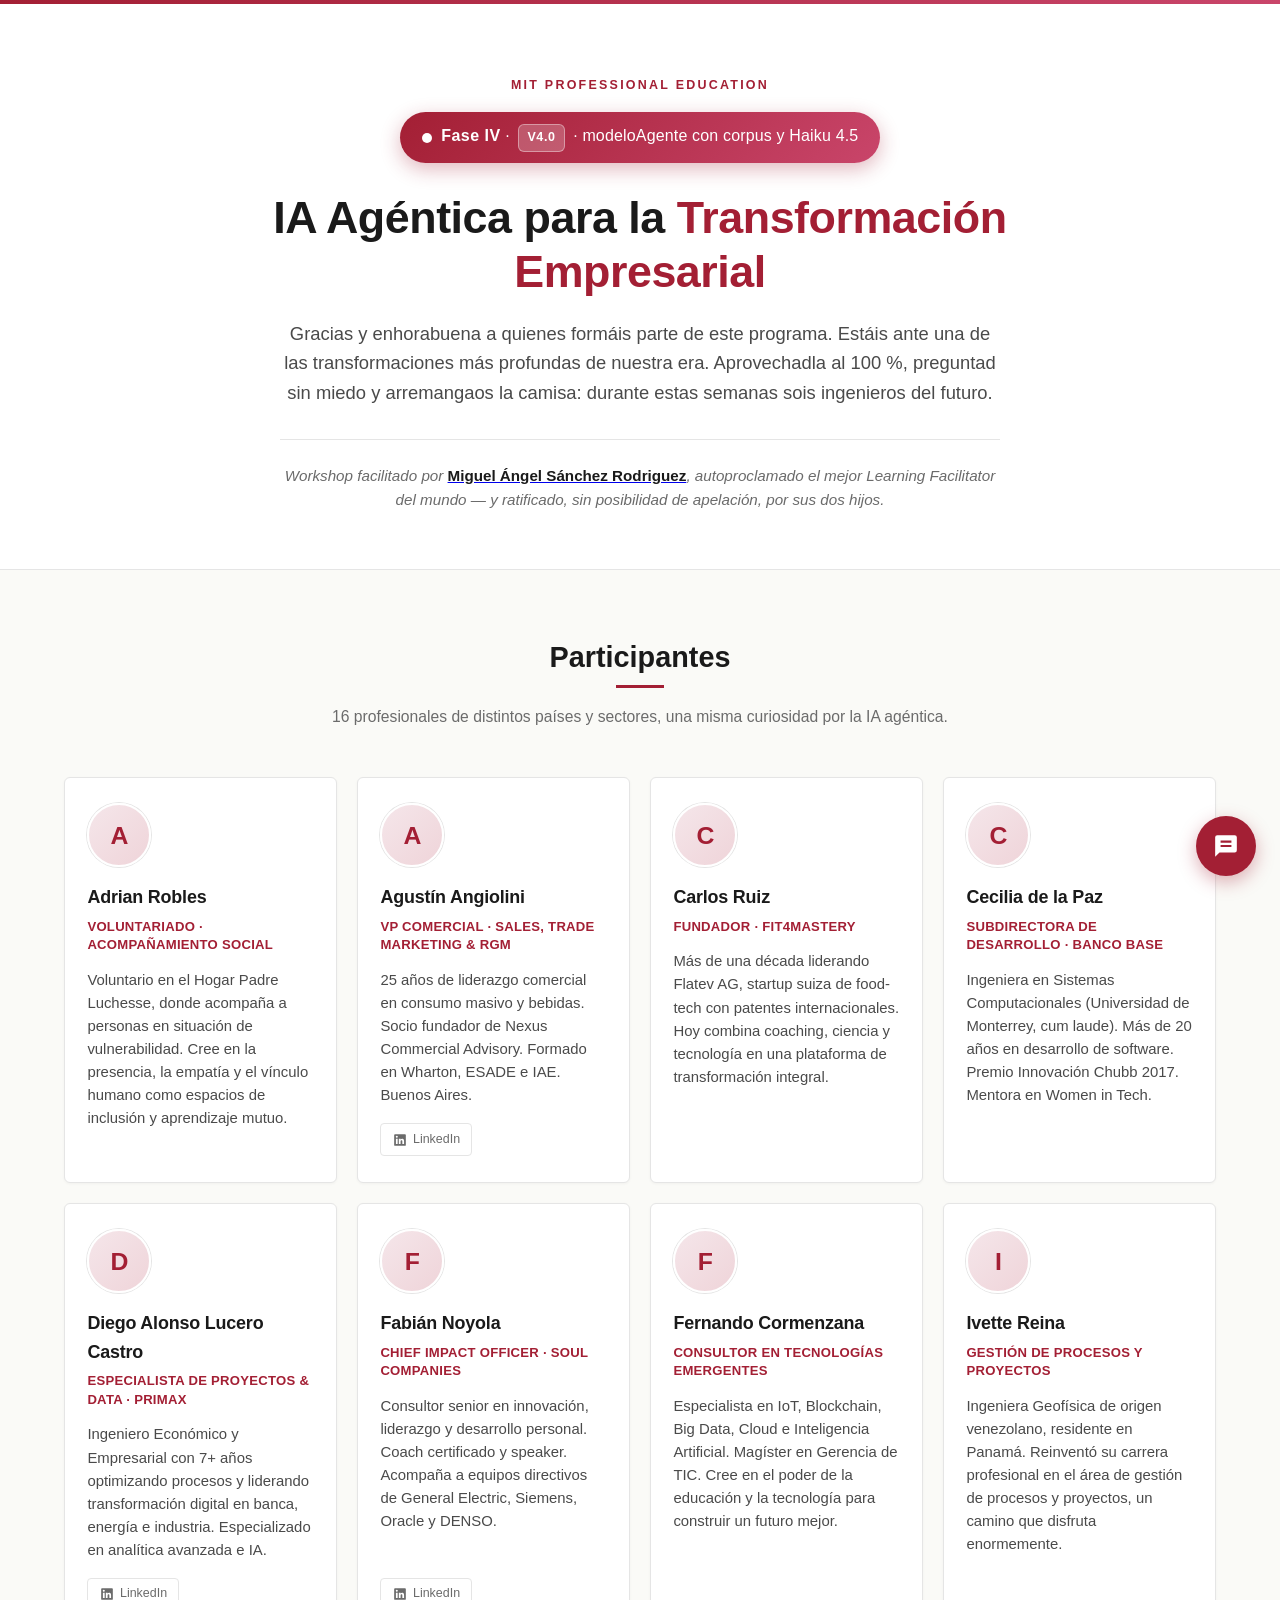
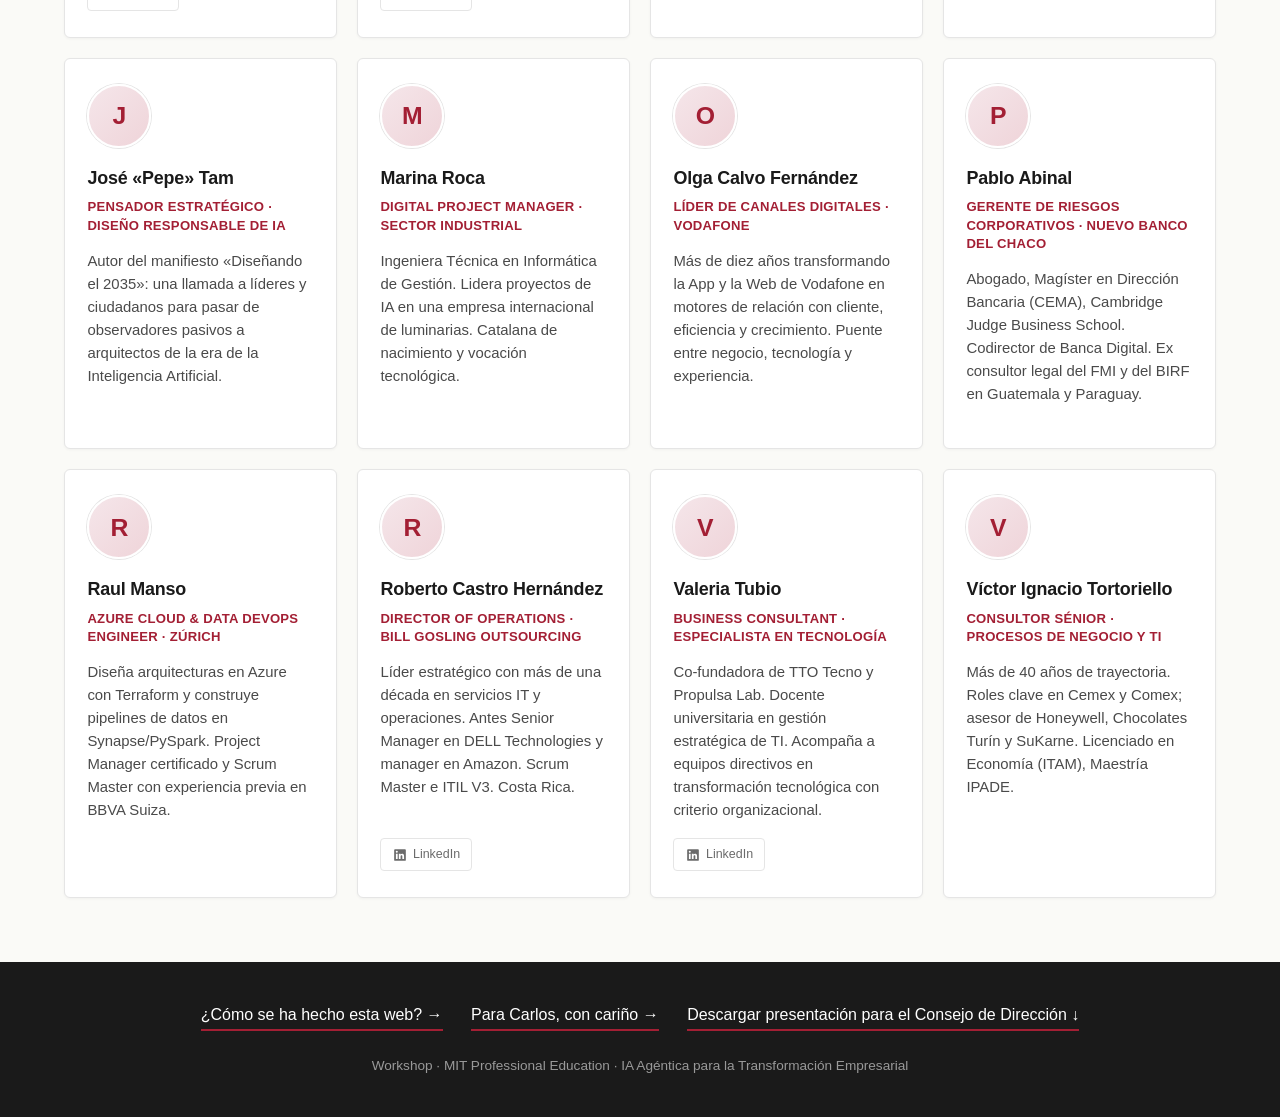
<file: index.html>
<!DOCTYPE html>
<html lang="es">
<head>
  <meta charset="UTF-8">
  <meta name="viewport" content="width=device-width, initial-scale=1.0">
  <title>IA Agéntica para la Transformación Empresarial · MIT Professional Education</title>
  <meta name="description" content="Workshop de IA Agéntica del programa MIT Professional Education. Galería de participantes.">
  <link rel="stylesheet" href="css/styles.css">
</head>
<body>
  <div class="top-bar"></div>

  <header class="hero">
    <div class="hero-inner">
      <p class="kicker">MIT Professional Education</p>
      <div class="phase-badge" role="status" aria-label="Fase actual del workshop">
        <span class="phase-badge-dot" aria-hidden="true"></span>
        <span><strong>Fase IV</strong> · <span class="phase-version">v4.0</span> · modeloAgente con corpus y Haiku 4.5</span>
      </div>
      <h1>IA Agéntica para la <span class="accent">Transformación Empresarial</span></h1>
      <p class="lead">
        Gracias y enhorabuena a quienes formáis parte de este programa. Estáis ante una de las
        transformaciones más profundas de nuestra era. Aprovechadla al 100&nbsp;%, preguntad sin miedo
        y arremangaos la camisa: durante estas semanas sois ingenieros del futuro.
      </p>
      <p class="signature">
        Workshop facilitado por
        <a href="https://www.linkedin.com/in/miguelangelsanchezrodriguez/" target="_blank" rel="noopener noreferrer"><strong>Miguel Ángel Sánchez Rodriguez</strong></a>,
        autoproclamado el mejor Learning Facilitator del mundo &mdash; y ratificado, sin posibilidad de
        apelación, por sus dos hijos.
      </p>
    </div>
  </header>

  <main>
    <section class="section">
      <div class="section-head">
        <h2>Participantes</h2>
        <p>16 profesionales de distintos países y sectores, una misma curiosidad por la IA agéntica.</p>
      </div>

      <div class="grid">

        <article class="card">
          <div class="avatar">A</div>
          <h3 class="name">Adrian Robles</h3>
          <p class="role">Voluntariado · Acompañamiento social</p>
          <p class="bio">Voluntario en el Hogar Padre Luchesse, donde acompaña a personas en situación de vulnerabilidad. Cree en la presencia, la empatía y el vínculo humano como espacios de inclusión y aprendizaje mutuo.</p>
        </article>

        <article class="card">
          <div class="avatar">A</div>
          <h3 class="name">Agustín Angiolini</h3>
          <p class="role">VP Comercial · Sales, Trade Marketing &amp; RGM</p>
          <p class="bio">25 años de liderazgo comercial en consumo masivo y bebidas. Socio fundador de Nexus Commercial Advisory. Formado en Wharton, ESADE e IAE. Buenos Aires.</p>
          <a class="linkedin" href="https://www.linkedin.com/in/agustinangiolini" target="_blank" rel="noopener noreferrer">
            <svg viewBox="0 0 24 24" aria-hidden="true"><path d="M20.5 2h-17A1.5 1.5 0 0 0 2 3.5v17A1.5 1.5 0 0 0 3.5 22h17a1.5 1.5 0 0 0 1.5-1.5v-17A1.5 1.5 0 0 0 20.5 2zM8 19H5v-9h3zM6.5 8.25A1.75 1.75 0 1 1 8.25 6.5 1.75 1.75 0 0 1 6.5 8.25zM19 19h-3v-4.74c0-1.42-.6-1.93-1.38-1.93A1.74 1.74 0 0 0 13 14.19a.66.66 0 0 0 0 .14V19h-3v-9h2.9v1.3a3.11 3.11 0 0 1 2.7-1.4c1.55 0 3.36.86 3.36 3.66z"/></svg>
            LinkedIn
          </a>
        </article>

        <article class="card">
          <div class="avatar">C</div>
          <h3 class="name">Carlos Ruiz</h3>
          <p class="role">Fundador · Fit4Mastery</p>
          <p class="bio">Más de una década liderando Flatev AG, startup suiza de food-tech con patentes internacionales. Hoy combina coaching, ciencia y tecnología en una plataforma de transformación integral.</p>
        </article>

        <article class="card">
          <div class="avatar">C</div>
          <h3 class="name">Cecilia de la Paz</h3>
          <p class="role">Subdirectora de Desarrollo · Banco Base</p>
          <p class="bio">Ingeniera en Sistemas Computacionales (Universidad de Monterrey, cum laude). Más de 20 años en desarrollo de software. Premio Innovación Chubb 2017. Mentora en Women in Tech.</p>
        </article>

        <article class="card">
          <div class="avatar">D</div>
          <h3 class="name">Diego Alonso Lucero Castro</h3>
          <p class="role">Especialista de Proyectos &amp; Data · Primax</p>
          <p class="bio">Ingeniero Económico y Empresarial con 7+ años optimizando procesos y liderando transformación digital en banca, energía e industria. Especializado en analítica avanzada e IA.</p>
          <a class="linkedin" href="https://www.linkedin.com/in/dlucerocastro" target="_blank" rel="noopener noreferrer">
            <svg viewBox="0 0 24 24" aria-hidden="true"><path d="M20.5 2h-17A1.5 1.5 0 0 0 2 3.5v17A1.5 1.5 0 0 0 3.5 22h17a1.5 1.5 0 0 0 1.5-1.5v-17A1.5 1.5 0 0 0 20.5 2zM8 19H5v-9h3zM6.5 8.25A1.75 1.75 0 1 1 8.25 6.5 1.75 1.75 0 0 1 6.5 8.25zM19 19h-3v-4.74c0-1.42-.6-1.93-1.38-1.93A1.74 1.74 0 0 0 13 14.19a.66.66 0 0 0 0 .14V19h-3v-9h2.9v1.3a3.11 3.11 0 0 1 2.7-1.4c1.55 0 3.36.86 3.36 3.66z"/></svg>
            LinkedIn
          </a>
        </article>

        <article class="card">
          <div class="avatar">F</div>
          <h3 class="name">Fabián Noyola</h3>
          <p class="role">Chief Impact Officer · Soul Companies</p>
          <p class="bio">Consultor senior en innovación, liderazgo y desarrollo personal. Coach certificado y speaker. Acompaña a equipos directivos de General Electric, Siemens, Oracle y DENSO.</p>
          <a class="linkedin" href="https://www.linkedin.com/in/jfnoyola" target="_blank" rel="noopener noreferrer">
            <svg viewBox="0 0 24 24" aria-hidden="true"><path d="M20.5 2h-17A1.5 1.5 0 0 0 2 3.5v17A1.5 1.5 0 0 0 3.5 22h17a1.5 1.5 0 0 0 1.5-1.5v-17A1.5 1.5 0 0 0 20.5 2zM8 19H5v-9h3zM6.5 8.25A1.75 1.75 0 1 1 8.25 6.5 1.75 1.75 0 0 1 6.5 8.25zM19 19h-3v-4.74c0-1.42-.6-1.93-1.38-1.93A1.74 1.74 0 0 0 13 14.19a.66.66 0 0 0 0 .14V19h-3v-9h2.9v1.3a3.11 3.11 0 0 1 2.7-1.4c1.55 0 3.36.86 3.36 3.66z"/></svg>
            LinkedIn
          </a>
        </article>

        <article class="card">
          <div class="avatar">F</div>
          <h3 class="name">Fernando Cormenzana</h3>
          <p class="role">Consultor en tecnologías emergentes</p>
          <p class="bio">Especialista en IoT, Blockchain, Big Data, Cloud e Inteligencia Artificial. Magíster en Gerencia de TIC. Cree en el poder de la educación y la tecnología para construir un futuro mejor.</p>
        </article>

        <article class="card">
          <div class="avatar">I</div>
          <h3 class="name">Ivette Reina</h3>
          <p class="role">Gestión de procesos y proyectos</p>
          <p class="bio">Ingeniera Geofísica de origen venezolano, residente en Panamá. Reinventó su carrera profesional en el área de gestión de procesos y proyectos, un camino que disfruta enormemente.</p>
        </article>

        <article class="card">
          <div class="avatar">J</div>
          <h3 class="name">José «Pepe» Tam</h3>
          <p class="role">Pensador estratégico · Diseño responsable de IA</p>
          <p class="bio">Autor del manifiesto «Diseñando el 2035»: una llamada a líderes y ciudadanos para pasar de observadores pasivos a arquitectos de la era de la Inteligencia Artificial.</p>
        </article>

        <article class="card">
          <div class="avatar">M</div>
          <h3 class="name">Marina Roca</h3>
          <p class="role">Digital Project Manager · Sector industrial</p>
          <p class="bio">Ingeniera Técnica en Informática de Gestión. Lidera proyectos de IA en una empresa internacional de luminarias. Catalana de nacimiento y vocación tecnológica.</p>
        </article>

        <article class="card">
          <div class="avatar">O</div>
          <h3 class="name">Olga Calvo Fernández</h3>
          <p class="role">Líder de canales digitales · Vodafone</p>
          <p class="bio">Más de diez años transformando la App y la Web de Vodafone en motores de relación con cliente, eficiencia y crecimiento. Puente entre negocio, tecnología y experiencia.</p>
        </article>

        <article class="card">
          <div class="avatar">P</div>
          <h3 class="name">Pablo Abinal</h3>
          <p class="role">Gerente de Riesgos Corporativos · Nuevo Banco del Chaco</p>
          <p class="bio">Abogado, Magíster en Dirección Bancaria (CEMA), Cambridge Judge Business School. Codirector de Banca Digital. Ex consultor legal del FMI y del BIRF en Guatemala y Paraguay.</p>
        </article>

        <article class="card">
          <div class="avatar">R</div>
          <h3 class="name">Raul Manso</h3>
          <p class="role">Azure Cloud &amp; Data DevOps Engineer · Zúrich</p>
          <p class="bio">Diseña arquitecturas en Azure con Terraform y construye pipelines de datos en Synapse/PySpark. Project Manager certificado y Scrum Master con experiencia previa en BBVA Suiza.</p>
        </article>

        <article class="card">
          <div class="avatar">R</div>
          <h3 class="name">Roberto Castro Hernández</h3>
          <p class="role">Director of Operations · Bill Gosling Outsourcing</p>
          <p class="bio">Líder estratégico con más de una década en servicios IT y operaciones. Antes Senior Manager en DELL Technologies y manager en Amazon. Scrum Master e ITIL V3. Costa Rica.</p>
          <a class="linkedin" href="https://www.linkedin.com/in/robert-castro-hern%C3%A1ndez" target="_blank" rel="noopener noreferrer">
            <svg viewBox="0 0 24 24" aria-hidden="true"><path d="M20.5 2h-17A1.5 1.5 0 0 0 2 3.5v17A1.5 1.5 0 0 0 3.5 22h17a1.5 1.5 0 0 0 1.5-1.5v-17A1.5 1.5 0 0 0 20.5 2zM8 19H5v-9h3zM6.5 8.25A1.75 1.75 0 1 1 8.25 6.5 1.75 1.75 0 0 1 6.5 8.25zM19 19h-3v-4.74c0-1.42-.6-1.93-1.38-1.93A1.74 1.74 0 0 0 13 14.19a.66.66 0 0 0 0 .14V19h-3v-9h2.9v1.3a3.11 3.11 0 0 1 2.7-1.4c1.55 0 3.36.86 3.36 3.66z"/></svg>
            LinkedIn
          </a>
        </article>

        <article class="card">
          <div class="avatar">V</div>
          <h3 class="name">Valeria Tubio</h3>
          <p class="role">Business Consultant · Especialista en Tecnología</p>
          <p class="bio">Co-fundadora de TTO Tecno y Propulsa Lab. Docente universitaria en gestión estratégica de TI. Acompaña a equipos directivos en transformación tecnológica con criterio organizacional.</p>
          <a class="linkedin" href="https://www.linkedin.com/in/valeriatubio" target="_blank" rel="noopener noreferrer">
            <svg viewBox="0 0 24 24" aria-hidden="true"><path d="M20.5 2h-17A1.5 1.5 0 0 0 2 3.5v17A1.5 1.5 0 0 0 3.5 22h17a1.5 1.5 0 0 0 1.5-1.5v-17A1.5 1.5 0 0 0 20.5 2zM8 19H5v-9h3zM6.5 8.25A1.75 1.75 0 1 1 8.25 6.5 1.75 1.75 0 0 1 6.5 8.25zM19 19h-3v-4.74c0-1.42-.6-1.93-1.38-1.93A1.74 1.74 0 0 0 13 14.19a.66.66 0 0 0 0 .14V19h-3v-9h2.9v1.3a3.11 3.11 0 0 1 2.7-1.4c1.55 0 3.36.86 3.36 3.66z"/></svg>
            LinkedIn
          </a>
        </article>

        <article class="card">
          <div class="avatar">V</div>
          <h3 class="name">Víctor Ignacio Tortoriello</h3>
          <p class="role">Consultor sénior · Procesos de negocio y TI</p>
          <p class="bio">Más de 40 años de trayectoria. Roles clave en Cemex y Comex; asesor de Honeywell, Chocolates Turín y SuKarne. Licenciado en Economía (ITAM), Maestría IPADE.</p>
        </article>

      </div>
    </section>
  </main>

  <footer>
    <div class="footer-inner">
      <a href="explicacion.html" class="footer-link">¿Cómo se ha hecho esta web? &rarr;</a>
      <a href="carlos-ruiz.html" class="footer-link" style="margin-left: 1.5rem;">Para Carlos, con cariño &rarr;</a>
      <a href="presentacion-consejo-direccion.pptx" class="footer-link" style="margin-left: 1.5rem;" download>Descargar presentación para el Consejo de Dirección &darr;</a>
      <p class="footer-meta">
        Workshop · MIT Professional Education · IA Agéntica para la Transformación Empresarial
      </p>
    </div>
  </footer>

  <!-- ===== Widget de chat: orquestadorAgent ===== -->
  <button class="chat-toggle" id="chatToggle" aria-label="Abrir chat con orquestadorAgent" aria-expanded="false">
    <svg viewBox="0 0 24 24" aria-hidden="true">
      <path d="M20 2H4a2 2 0 0 0-2 2v18l4-4h14a2 2 0 0 0 2-2V4a2 2 0 0 0-2-2zm-3 11H7v-2h10v2zm0-4H7V7h10v2z"/>
    </svg>
  </button>

  <aside class="chat-window" id="chatWindow" role="dialog" aria-label="Conversación con orquestadorAgent" hidden>
    <header class="chat-header">
      <span class="chat-title">orquestadorAgent</span>
      <button class="chat-close" id="chatClose" aria-label="Cerrar chat">&times;</button>
    </header>
    <div class="chat-body" id="chatBody"></div>
    <form class="chat-form" id="chatForm">
      <input type="text" id="chatInput" placeholder="Escribe tu mensaje&hellip;" autocomplete="off" aria-label="Mensaje">
      <button type="submit">Enviar</button>
    </form>
  </aside>

  <!-- URL del backend (Fase IV) — desplegado en Railway. -->
  <script>
    window.AGENTE_WORKSHOP_BACKEND_URL = 'https://agenteworkshop-production.up.railway.app';
  </script>
  <script src="js/agente-matematicas.js"></script>
  <script src="js/orquestador.js"></script>
</body>
</html>
</file>
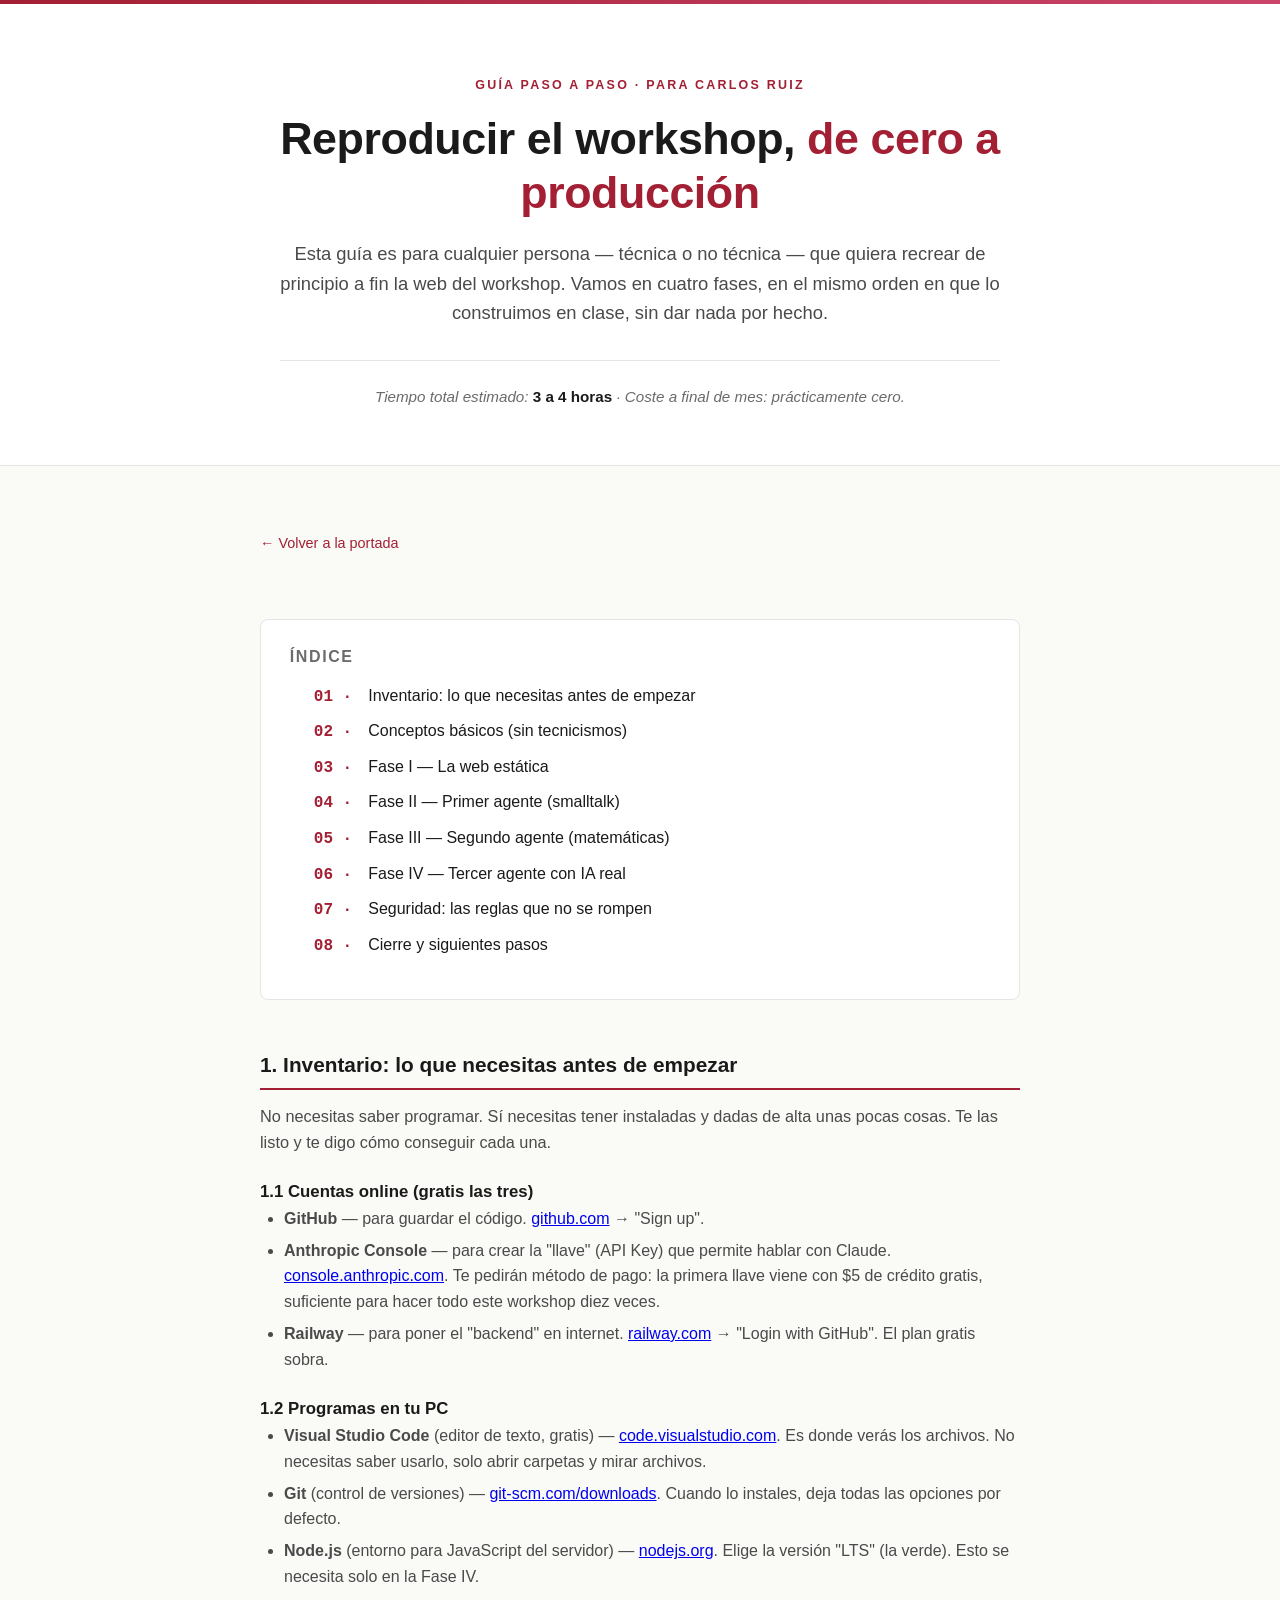
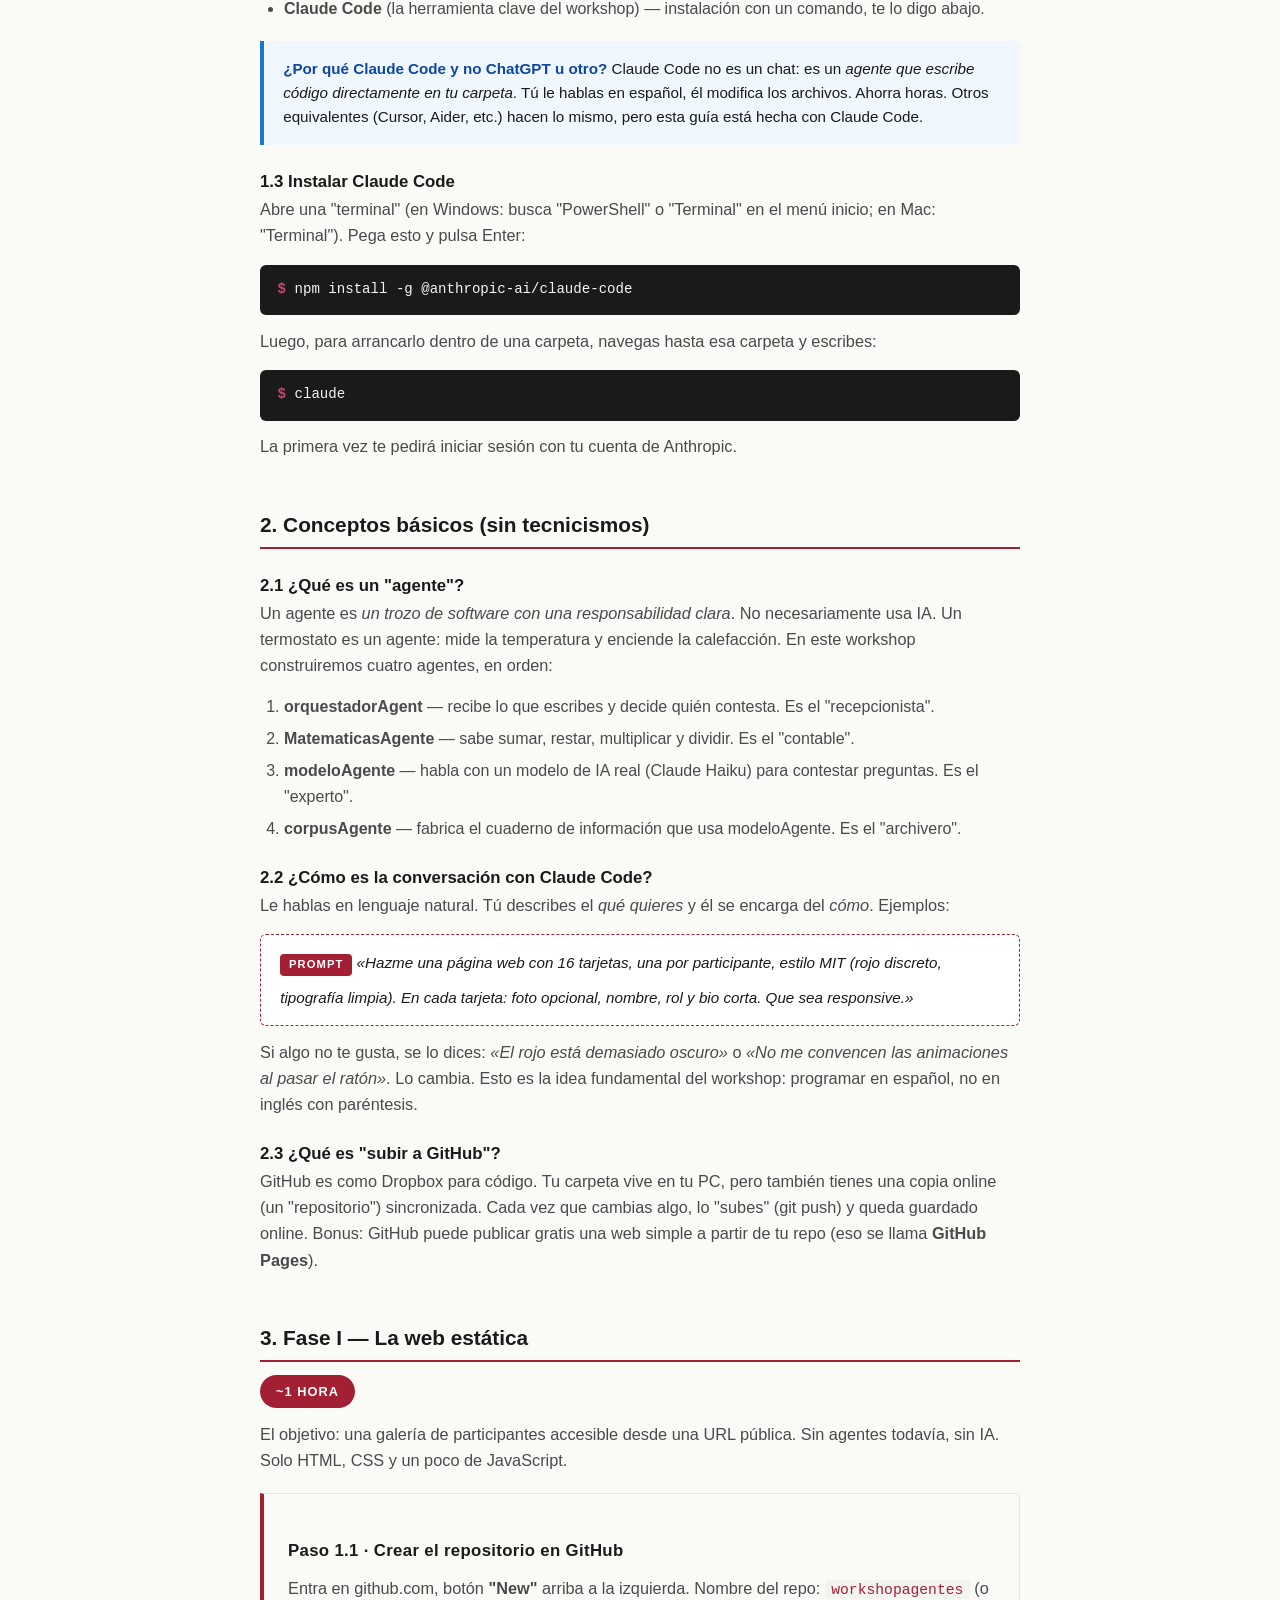
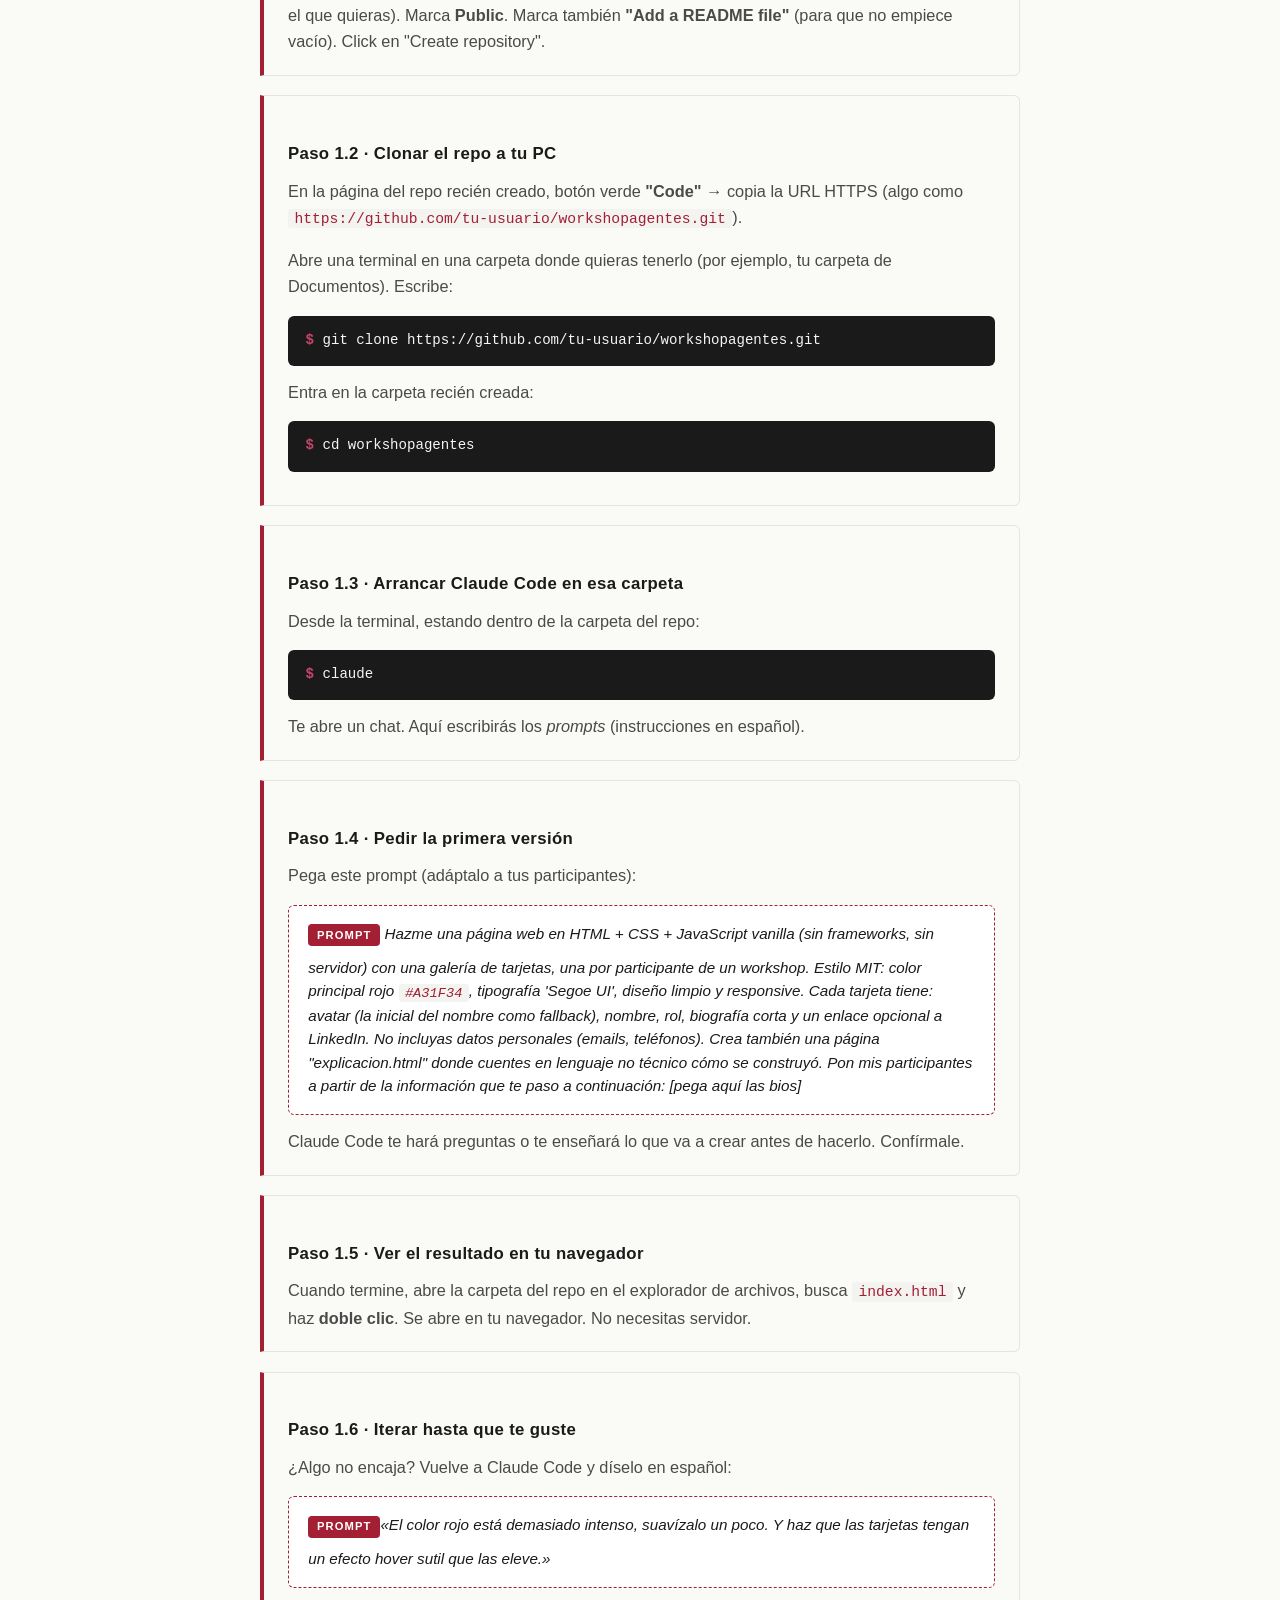
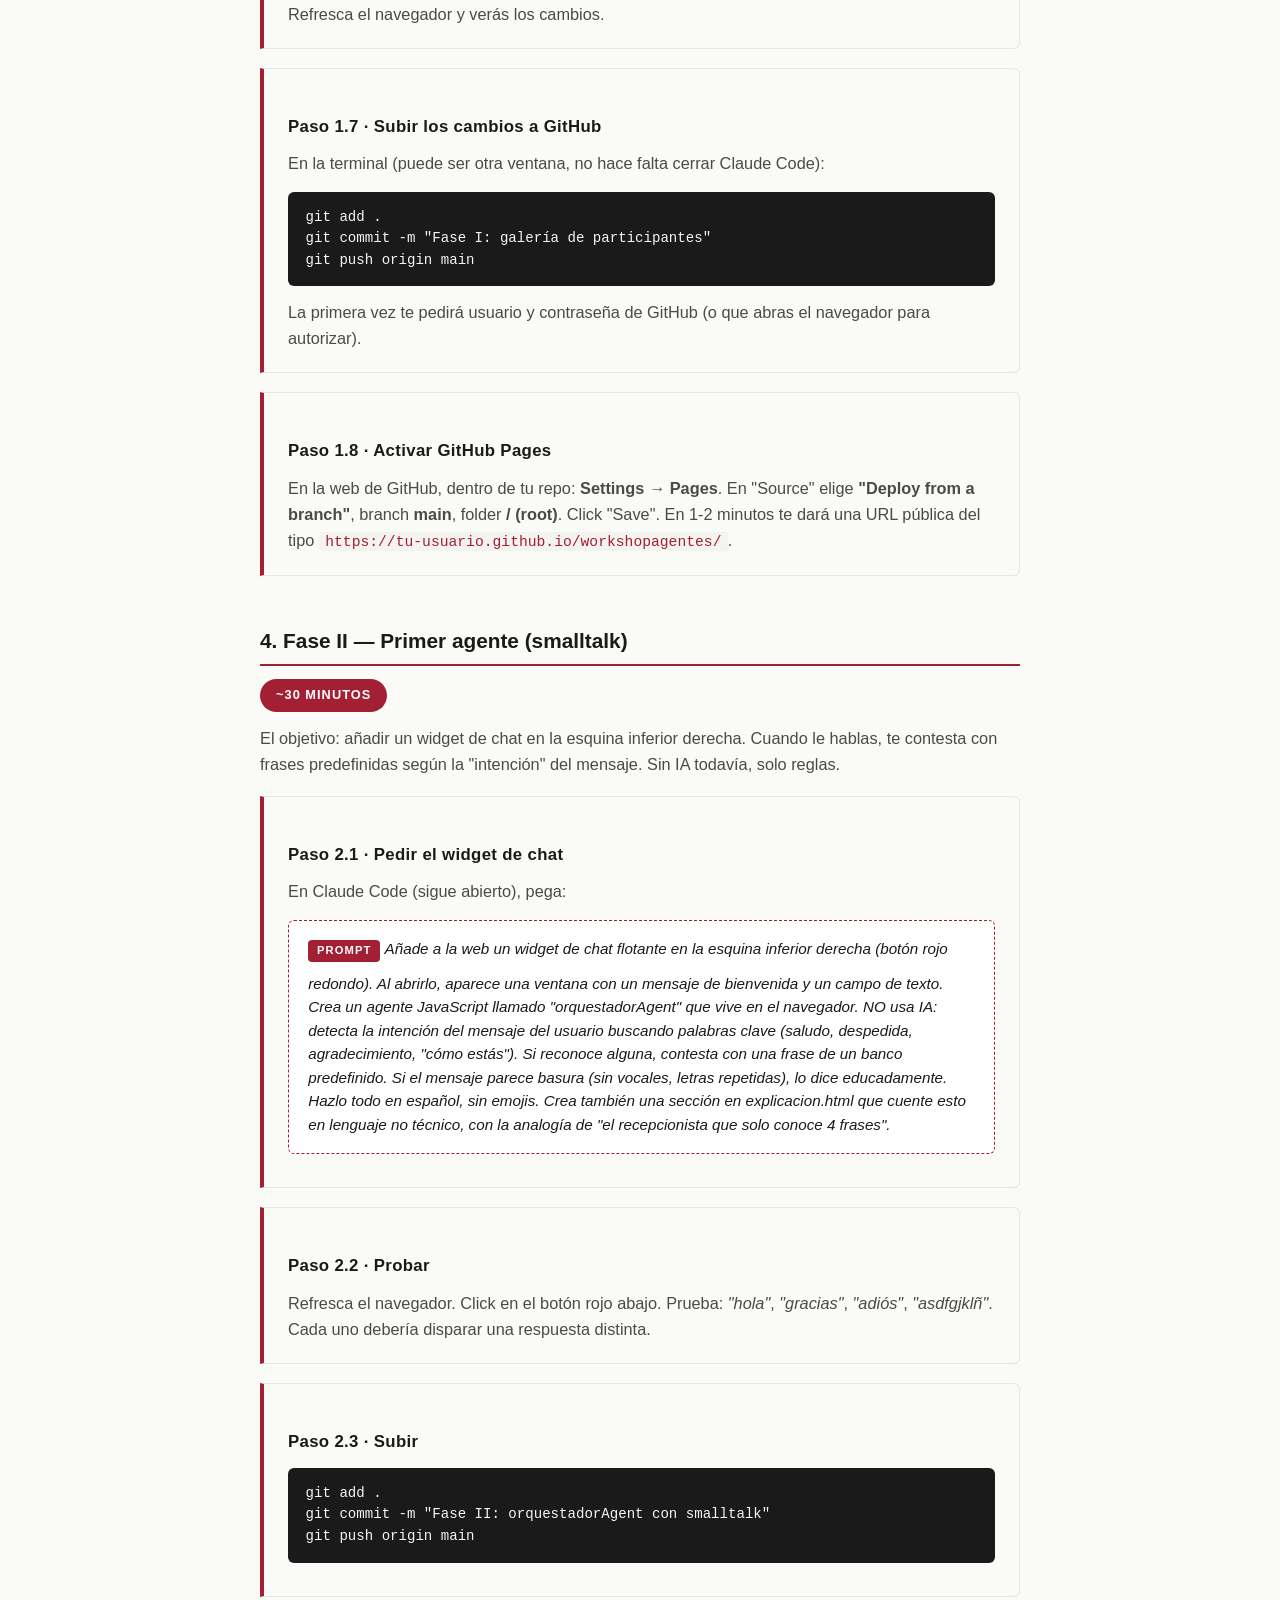
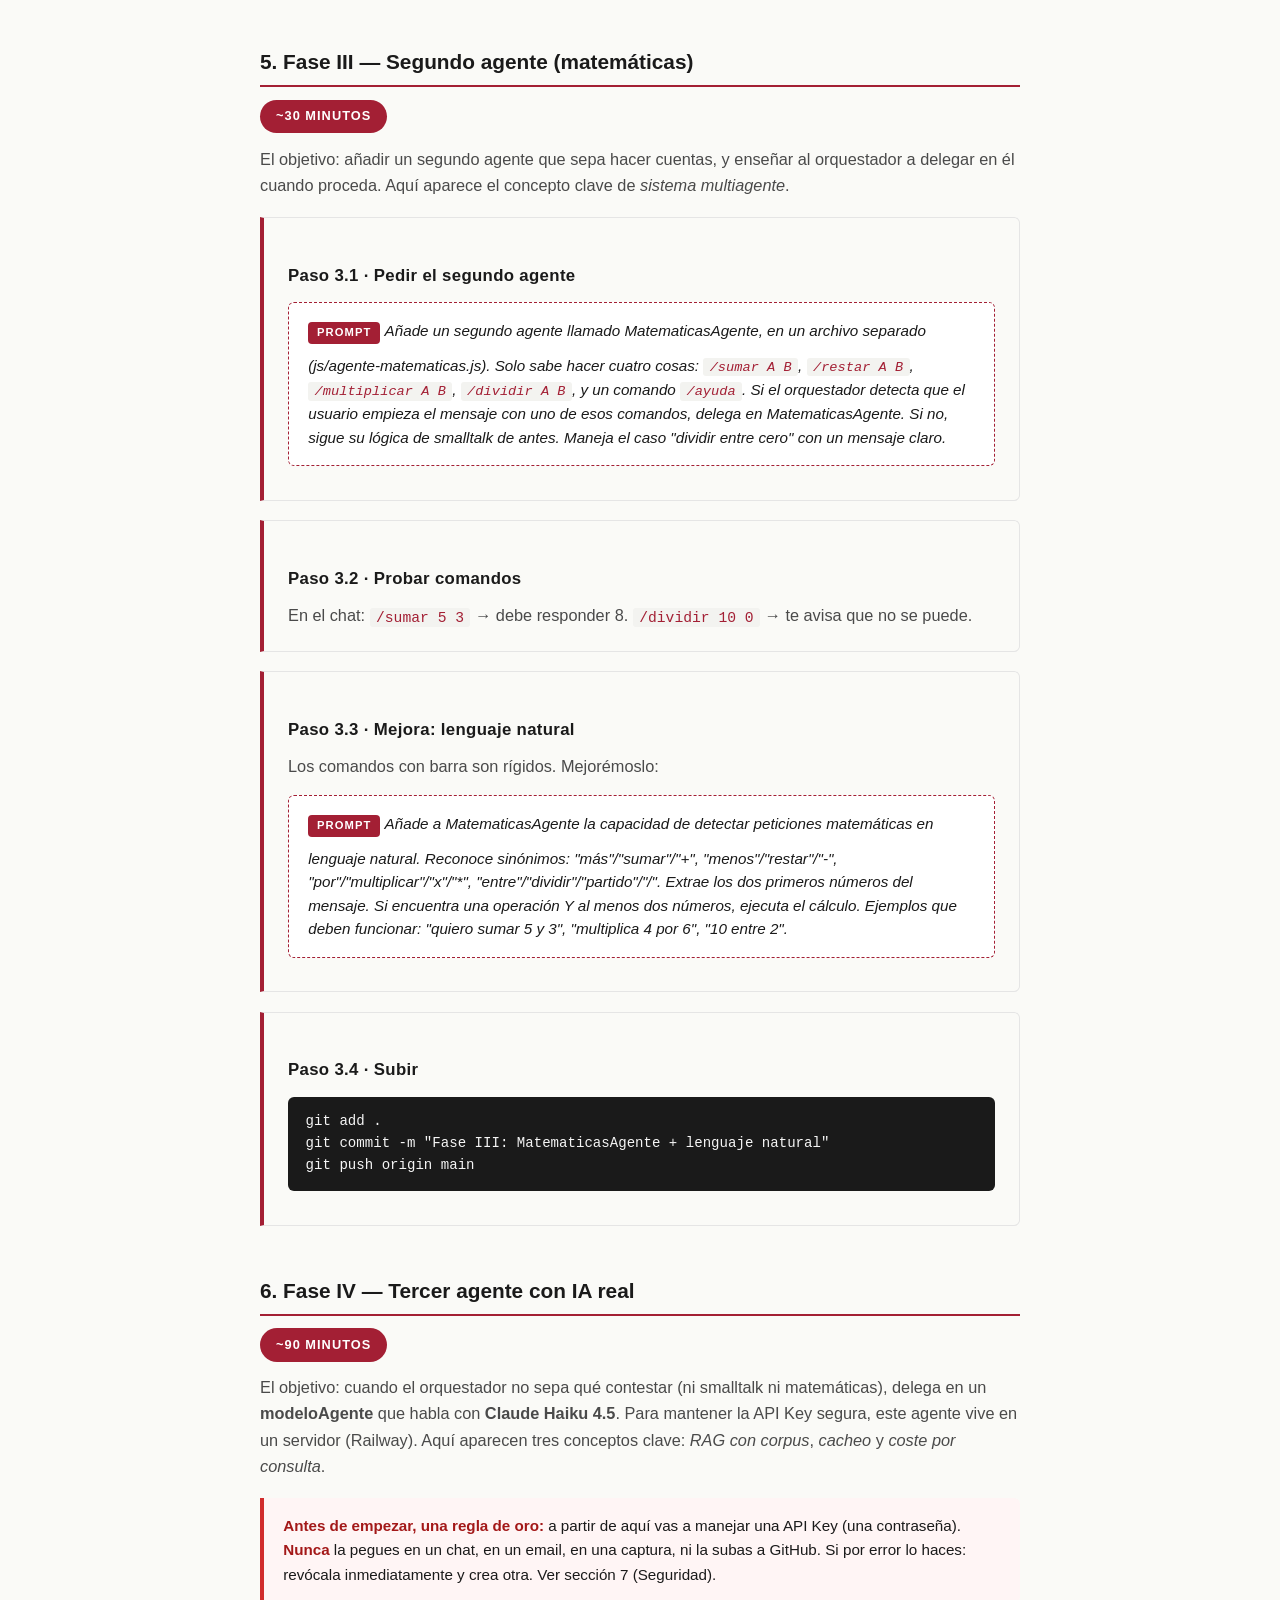
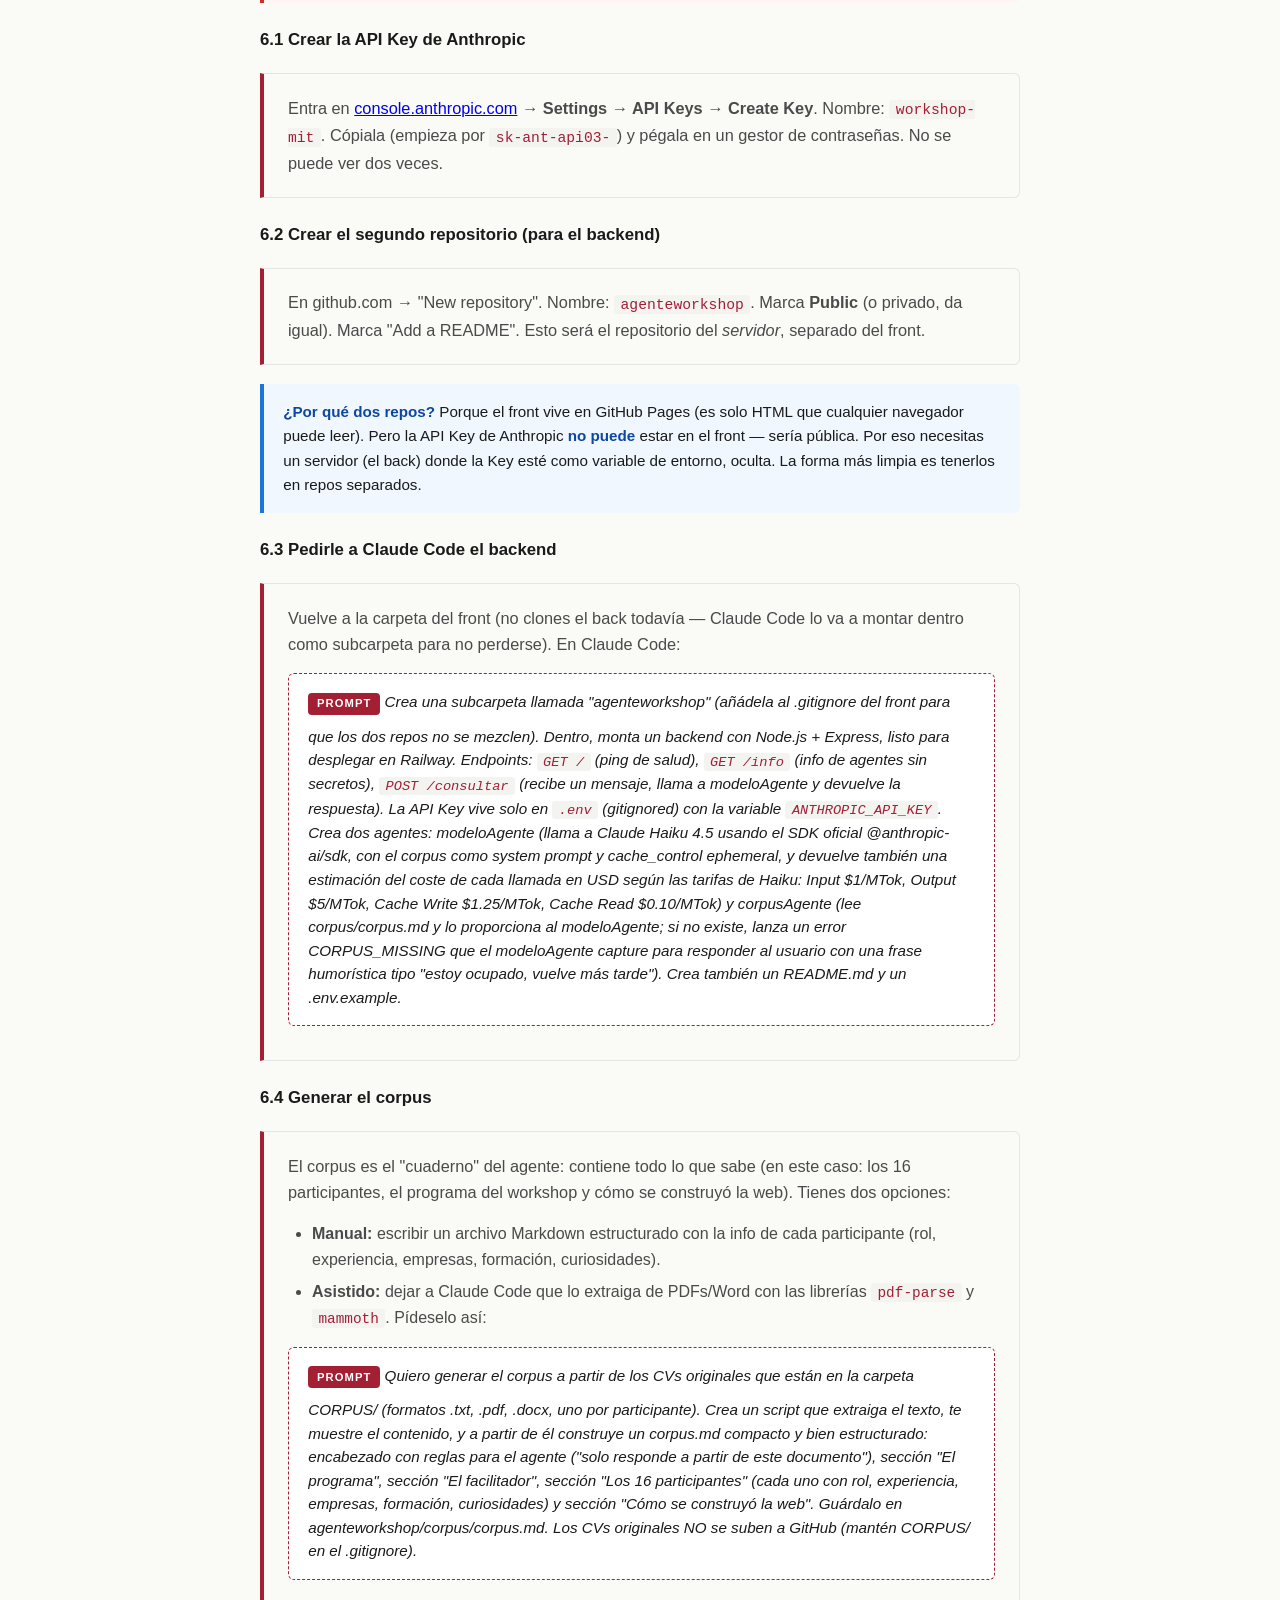
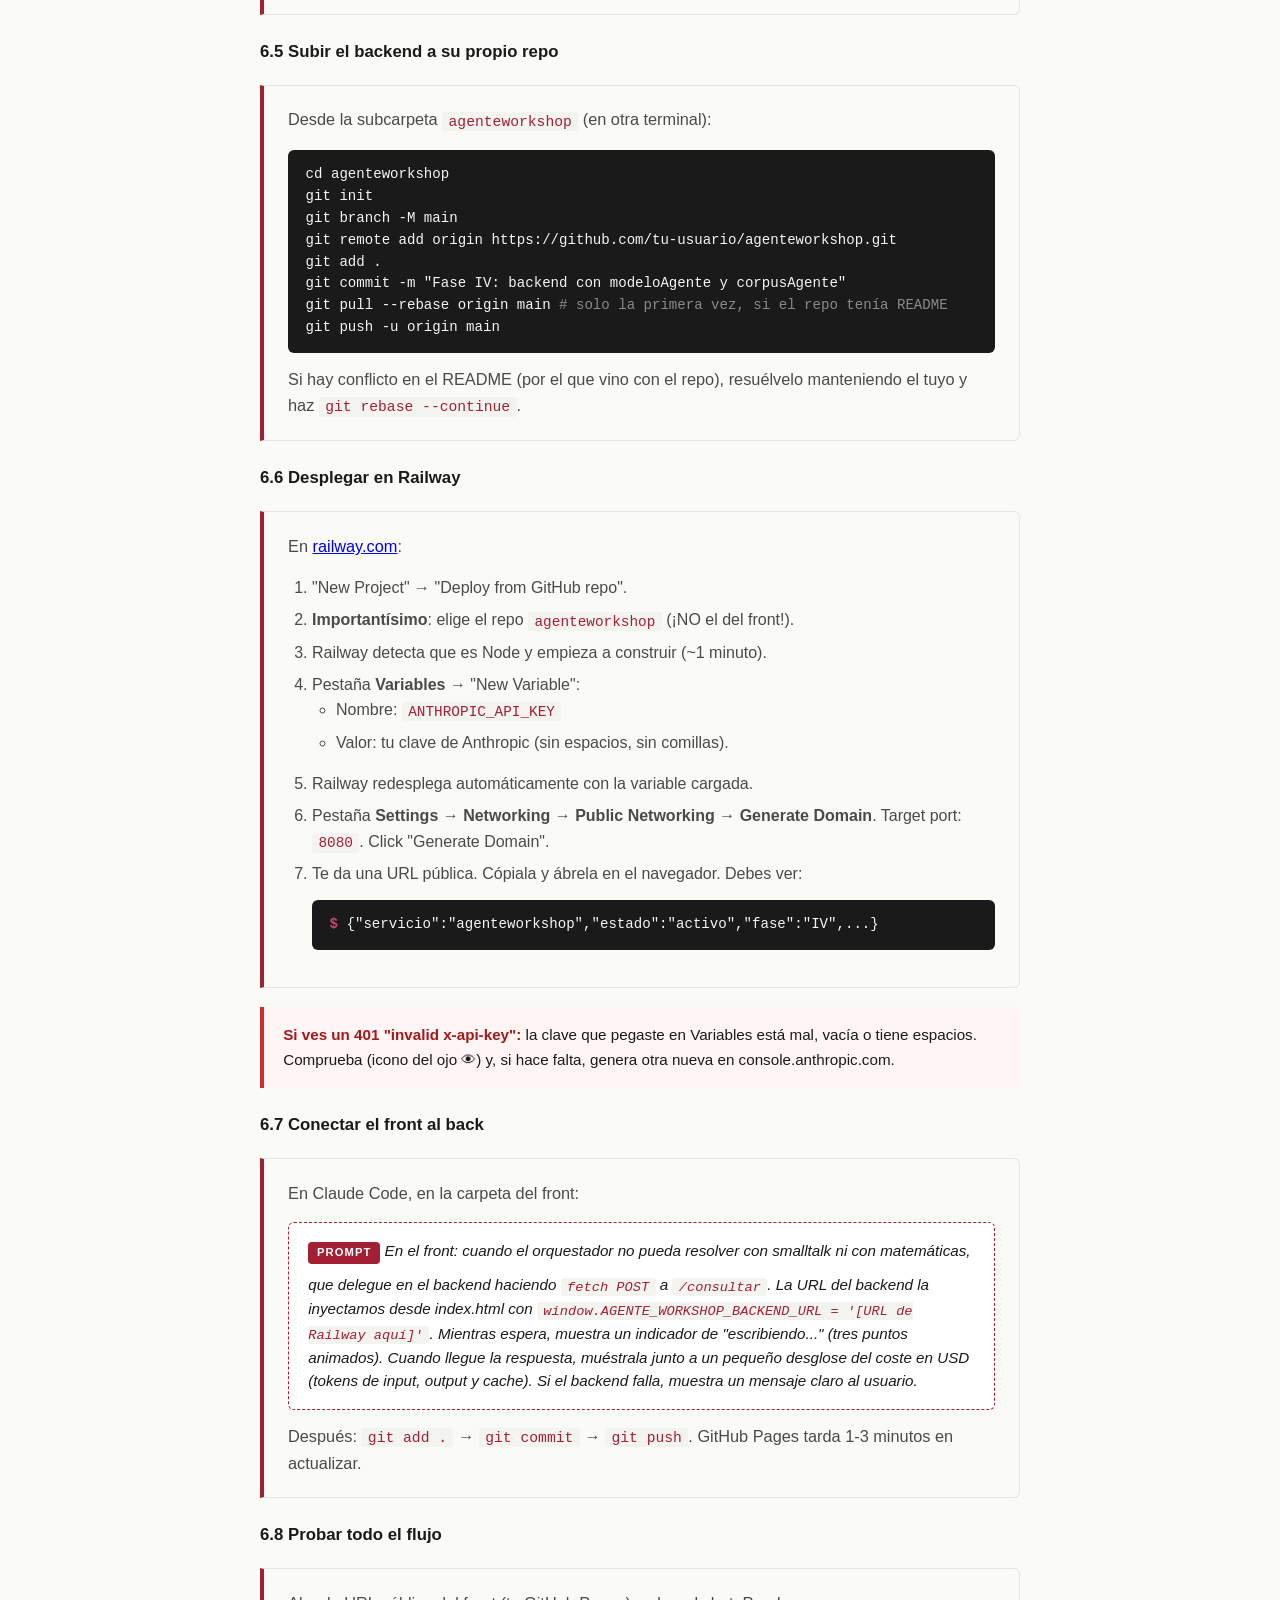
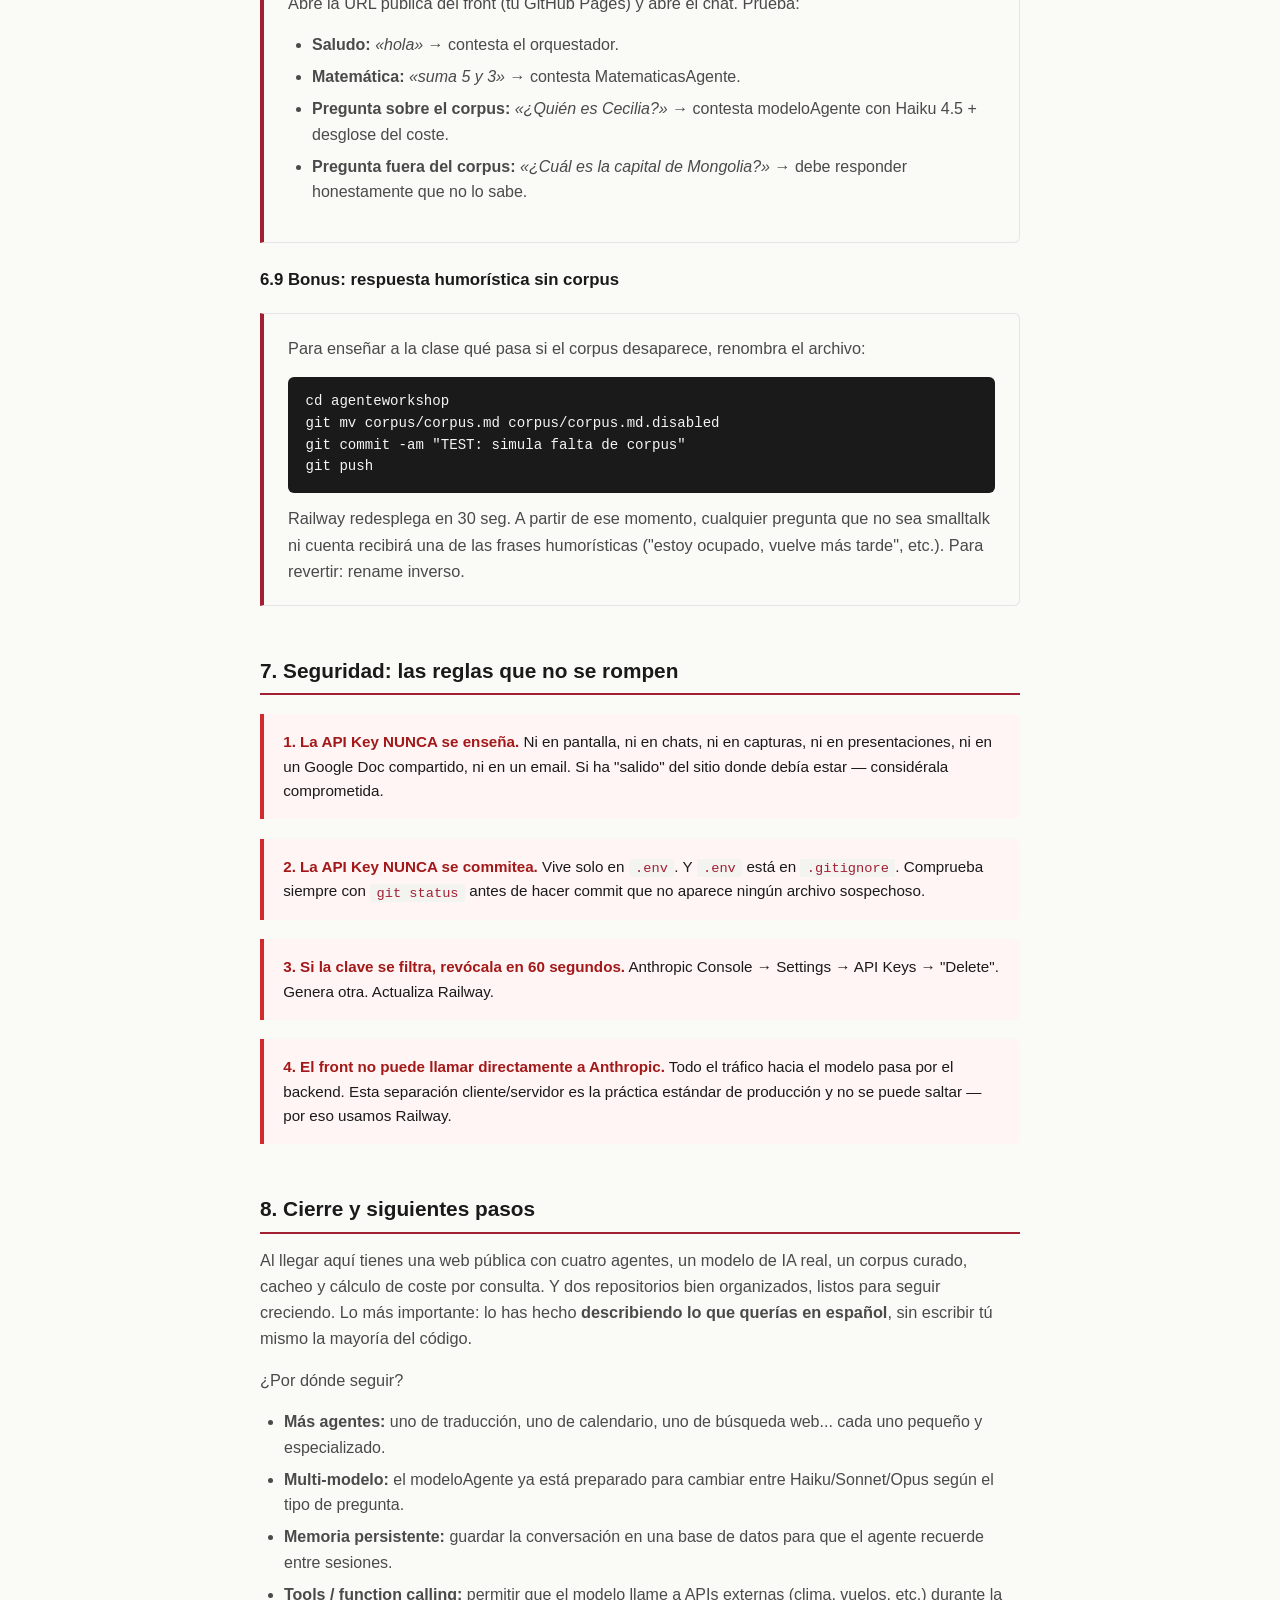
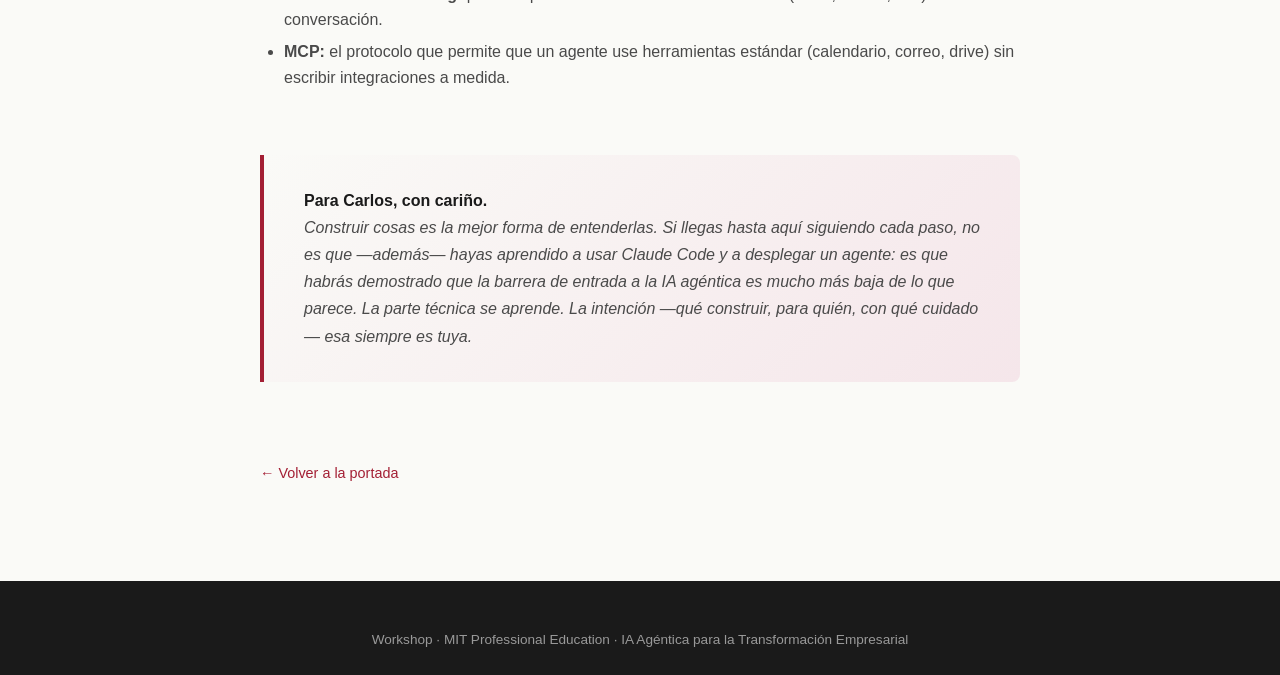
<file: carlos-ruiz.html>
<!DOCTYPE html>
<html lang="es">
<head>
  <meta charset="UTF-8">
  <meta name="viewport" content="width=device-width, initial-scale=1.0">
  <title>Carlos Ruiz · Guía para reproducir el workshop</title>
  <meta name="description" content="Guía paso a paso para reproducir el workshop de IA Agéntica del MIT. De cero a producción.">
  <link rel="stylesheet" href="css/styles.css">
  <style>
    .step-block {
      background: #fafaf7;
      border: 1px solid var(--line);
      border-left: 4px solid var(--mit-red);
      padding: 1.3rem 1.5rem;
      margin: 1.2rem 0;
      border-radius: 0 6px 6px 0;
    }
    .step-block h4 {
      color: var(--mit-red);
      font-size: 1.05rem;
      margin-bottom: 0.6rem;
      letter-spacing: 0.02em;
    }
    .step-block p:last-child { margin-bottom: 0; }

    .prompt-box {
      background: #fff;
      border: 1px dashed var(--mit-red);
      padding: 1rem 1.2rem;
      border-radius: 6px;
      margin: 0.8rem 0;
      color: var(--ink);
      font-size: 0.95rem;
      line-height: 1.55;
    }
    .prompt-box::before {
      content: 'PROMPT';
      display: inline-block;
      background: var(--mit-red);
      color: #fff;
      padding: 0.15rem 0.55rem;
      border-radius: 4px;
      font-size: 0.7rem;
      letter-spacing: 0.1em;
      font-weight: 700;
      margin-bottom: 0.6rem;
    }
    .prompt-box em { color: var(--ink); font-style: italic; }

    .cmd-box {
      background: #1a1a1a;
      color: #f5f5f5;
      padding: 0.9rem 1.1rem;
      border-radius: 6px;
      margin: 0.8rem 0;
      font-family: 'Consolas', 'Courier New', monospace;
      font-size: 0.88rem;
      overflow-x: auto;
      line-height: 1.55;
    }
    .cmd-box::before {
      content: '$ ';
      color: var(--mit-red-soft);
      font-weight: 700;
    }
    .cmd-box.multiline::before { content: ''; }
    .cmd-box span.comment { color: #8a8a8a; }

    .warning-box {
      background: #fff5f5;
      border-left: 4px solid #d12c2c;
      padding: 1rem 1.2rem;
      margin: 1.2rem 0;
      border-radius: 0 6px 6px 0;
      font-size: 0.95rem;
    }
    .warning-box strong { color: #a31818; }

    .tip-box {
      background: #f0f7ff;
      border-left: 4px solid #1976d2;
      padding: 1rem 1.2rem;
      margin: 1.2rem 0;
      border-radius: 0 6px 6px 0;
      font-size: 0.95rem;
    }
    .tip-box strong { color: #0d47a1; }

    .phase-marker {
      display: inline-block;
      background: var(--mit-red);
      color: #fff;
      padding: 0.4rem 1rem;
      border-radius: 999px;
      font-size: 0.8rem;
      font-weight: 700;
      letter-spacing: 0.08em;
      margin-bottom: 0.8rem;
      text-transform: uppercase;
    }

    .prose h3 {
      margin-top: 3rem;
      padding-bottom: 0.4rem;
      border-bottom: 2px solid var(--mit-red);
    }
    .prose h4 {
      margin-top: 1.5rem;
      color: var(--ink);
      font-size: 1.05rem;
    }
    .prose ul, .prose ol {
      margin-left: 1.5rem;
      margin-bottom: 1rem;
      color: var(--ink-soft);
    }
    .prose ul li, .prose ol li { margin-bottom: 0.4rem; line-height: 1.6; }

    .toc {
      background: var(--paper);
      border: 1px solid var(--line);
      padding: 1.5rem 1.8rem;
      border-radius: 8px;
      margin: 2rem 0 3rem;
    }
    .toc h3 {
      margin-top: 0 !important;
      border-bottom: none !important;
      padding-bottom: 0 !important;
      font-size: 1rem;
      color: var(--ink-muted);
      letter-spacing: 0.1em;
      text-transform: uppercase;
    }
    .toc ol { margin-top: 0.8rem; counter-reset: toc-item; }
    .toc ol li { list-style: none; counter-increment: toc-item; margin-bottom: 0.5rem; }
    .toc ol li::before {
      content: counter(toc-item, decimal-leading-zero) ' · ';
      color: var(--mit-red);
      font-weight: 700;
      font-family: 'Consolas', monospace;
      margin-right: 0.4rem;
    }
    .toc a { color: var(--ink); text-decoration: none; border-bottom: 1px dashed transparent; }
    .toc a:hover { border-bottom-color: var(--mit-red); color: var(--mit-red); }

    .dedicatoria {
      max-width: 760px;
      margin: 4rem auto 3rem;
      padding: 2rem 2.5rem;
      background: linear-gradient(135deg, #fafaf7 0%, #f5e6ea 100%);
      border-left: 4px solid var(--mit-red);
      border-radius: 0 8px 8px 0;
      font-style: italic;
      color: var(--ink-soft);
      line-height: 1.7;
      font-size: 1rem;
    }
    .dedicatoria strong { color: var(--ink); font-style: normal; }
  </style>
</head>
<body>
  <div class="top-bar"></div>

  <header class="hero">
    <div class="hero-inner">
      <p class="kicker">Guía paso a paso · para Carlos Ruiz</p>
      <h1>Reproducir el workshop, <span class="accent">de cero a producción</span></h1>
      <p class="lead">
        Esta guía es para cualquier persona — técnica o no técnica — que quiera recrear de principio a fin
        la web del workshop. Vamos en cuatro fases, en el mismo orden en que lo construimos en clase,
        sin dar nada por hecho.
      </p>
      <p class="signature">
        Tiempo total estimado: <strong>3 a 4 horas</strong> · Coste a final de mes: prácticamente cero.
      </p>
    </div>
  </header>

  <main>
    <section class="section">
      <div class="prose">
        <a href="index.html" class="back-link">&larr; Volver a la portada</a>

        <div class="toc">
          <h3>Índice</h3>
          <ol>
            <li><a href="#inventario">Inventario: lo que necesitas antes de empezar</a></li>
            <li><a href="#conceptos">Conceptos básicos (sin tecnicismos)</a></li>
            <li><a href="#fase1">Fase I — La web estática</a></li>
            <li><a href="#fase2">Fase II — Primer agente (smalltalk)</a></li>
            <li><a href="#fase3">Fase III — Segundo agente (matemáticas)</a></li>
            <li><a href="#fase4">Fase IV — Tercer agente con IA real</a></li>
            <li><a href="#seguridad">Seguridad: las reglas que no se rompen</a></li>
            <li><a href="#cierre">Cierre y siguientes pasos</a></li>
          </ol>
        </div>

        <!-- ============================================== -->
        <!-- 1. INVENTARIO -->
        <!-- ============================================== -->
        <h3 id="inventario">1. Inventario: lo que necesitas antes de empezar</h3>
        <p>
          No necesitas saber programar. Sí necesitas tener instaladas y dadas de alta unas pocas cosas.
          Te las listo y te digo cómo conseguir cada una.
        </p>

        <h4>1.1 Cuentas online (gratis las tres)</h4>
        <ul>
          <li><strong>GitHub</strong> — para guardar el código. <a href="https://github.com" target="_blank" rel="noopener">github.com</a> → "Sign up".</li>
          <li><strong>Anthropic Console</strong> — para crear la "llave" (API Key) que permite hablar con Claude. <a href="https://console.anthropic.com" target="_blank" rel="noopener">console.anthropic.com</a>. Te pedirán método de pago: la primera llave viene con $5 de crédito gratis, suficiente para hacer todo este workshop diez veces.</li>
          <li><strong>Railway</strong> — para poner el "backend" en internet. <a href="https://railway.com" target="_blank" rel="noopener">railway.com</a> → "Login with GitHub". El plan gratis sobra.</li>
        </ul>

        <h4>1.2 Programas en tu PC</h4>
        <ul>
          <li><strong>Visual Studio Code</strong> (editor de texto, gratis) — <a href="https://code.visualstudio.com" target="_blank" rel="noopener">code.visualstudio.com</a>. Es donde verás los archivos. No necesitas saber usarlo, solo abrir carpetas y mirar archivos.</li>
          <li><strong>Git</strong> (control de versiones) — <a href="https://git-scm.com/downloads" target="_blank" rel="noopener">git-scm.com/downloads</a>. Cuando lo instales, deja todas las opciones por defecto.</li>
          <li><strong>Node.js</strong> (entorno para JavaScript del servidor) — <a href="https://nodejs.org" target="_blank" rel="noopener">nodejs.org</a>. Elige la versión "LTS" (la verde). Esto se necesita solo en la Fase IV.</li>
          <li><strong>Claude Code</strong> (la herramienta clave del workshop) — instalación con un comando, te lo digo abajo.</li>
        </ul>

        <div class="tip-box">
          <strong>¿Por qué Claude Code y no ChatGPT u otro?</strong> Claude Code no es un chat: es un <em>agente que escribe código directamente en tu carpeta</em>. Tú le hablas en español, él modifica los archivos. Ahorra horas. Otros equivalentes (Cursor, Aider, etc.) hacen lo mismo, pero esta guía está hecha con Claude Code.
        </div>

        <h4>1.3 Instalar Claude Code</h4>
        <p>Abre una "terminal" (en Windows: busca "PowerShell" o "Terminal" en el menú inicio; en Mac: "Terminal"). Pega esto y pulsa Enter:</p>
        <div class="cmd-box">npm install -g @anthropic-ai/claude-code</div>
        <p>Luego, para arrancarlo dentro de una carpeta, navegas hasta esa carpeta y escribes:</p>
        <div class="cmd-box">claude</div>
        <p>La primera vez te pedirá iniciar sesión con tu cuenta de Anthropic.</p>

        <!-- ============================================== -->
        <!-- 2. CONCEPTOS -->
        <!-- ============================================== -->
        <h3 id="conceptos">2. Conceptos básicos (sin tecnicismos)</h3>

        <h4>2.1 ¿Qué es un "agente"?</h4>
        <p>
          Un agente es <em>un trozo de software con una responsabilidad clara</em>. No necesariamente usa IA.
          Un termostato es un agente: mide la temperatura y enciende la calefacción. En este workshop
          construiremos cuatro agentes, en orden:
        </p>
        <ol>
          <li><strong>orquestadorAgent</strong> — recibe lo que escribes y decide quién contesta. Es el "recepcionista".</li>
          <li><strong>MatematicasAgente</strong> — sabe sumar, restar, multiplicar y dividir. Es el "contable".</li>
          <li><strong>modeloAgente</strong> — habla con un modelo de IA real (Claude Haiku) para contestar preguntas. Es el "experto".</li>
          <li><strong>corpusAgente</strong> — fabrica el cuaderno de información que usa modeloAgente. Es el "archivero".</li>
        </ol>

        <h4>2.2 ¿Cómo es la conversación con Claude Code?</h4>
        <p>Le hablas en lenguaje natural. Tú describes el <em>qué quieres</em> y él se encarga del <em>cómo</em>. Ejemplos:</p>
        <div class="prompt-box">
          <em>«Hazme una página web con 16 tarjetas, una por participante, estilo MIT (rojo discreto, tipografía limpia). En cada tarjeta: foto opcional, nombre, rol y bio corta. Que sea responsive.»</em>
        </div>
        <p>
          Si algo no te gusta, se lo dices: <em>«El rojo está demasiado oscuro»</em> o <em>«No me convencen las animaciones al pasar el ratón»</em>. Lo cambia. Esto es la idea fundamental del workshop: programar en español, no en inglés con paréntesis.
        </p>

        <h4>2.3 ¿Qué es "subir a GitHub"?</h4>
        <p>
          GitHub es como Dropbox para código. Tu carpeta vive en tu PC, pero también tienes una copia online (un "repositorio") sincronizada. Cada vez que cambias algo, lo "subes" (git push) y queda guardado online. Bonus: GitHub puede publicar gratis una web simple a partir de tu repo (eso se llama <strong>GitHub Pages</strong>).
        </p>

        <!-- ============================================== -->
        <!-- 3. FASE I -->
        <!-- ============================================== -->
        <h3 id="fase1">3. Fase I — La web estática</h3>
        <span class="phase-marker">~1 hora</span>
        <p>El objetivo: una galería de participantes accesible desde una URL pública. Sin agentes todavía, sin IA. Solo HTML, CSS y un poco de JavaScript.</p>

        <div class="step-block">
          <h4>Paso 1.1 · Crear el repositorio en GitHub</h4>
          <p>Entra en github.com, botón <strong>"New"</strong> arriba a la izquierda. Nombre del repo: <code>workshopagentes</code> (o el que quieras). Marca <strong>Public</strong>. Marca también <strong>"Add a README file"</strong> (para que no empiece vacío). Click en "Create repository".</p>
        </div>

        <div class="step-block">
          <h4>Paso 1.2 · Clonar el repo a tu PC</h4>
          <p>En la página del repo recién creado, botón verde <strong>"Code"</strong> → copia la URL HTTPS (algo como <code>https://github.com/tu-usuario/workshopagentes.git</code>).</p>
          <p>Abre una terminal en una carpeta donde quieras tenerlo (por ejemplo, tu carpeta de Documentos). Escribe:</p>
          <div class="cmd-box">git clone https://github.com/tu-usuario/workshopagentes.git</div>
          <p>Entra en la carpeta recién creada:</p>
          <div class="cmd-box">cd workshopagentes</div>
        </div>

        <div class="step-block">
          <h4>Paso 1.3 · Arrancar Claude Code en esa carpeta</h4>
          <p>Desde la terminal, estando dentro de la carpeta del repo:</p>
          <div class="cmd-box">claude</div>
          <p>Te abre un chat. Aquí escribirás los <em>prompts</em> (instrucciones en español).</p>
        </div>

        <div class="step-block">
          <h4>Paso 1.4 · Pedir la primera versión</h4>
          <p>Pega este prompt (adáptalo a tus participantes):</p>
          <div class="prompt-box">
            <em>Hazme una página web en HTML + CSS + JavaScript vanilla (sin frameworks, sin servidor) con una galería de tarjetas, una por participante de un workshop. Estilo MIT: color principal rojo <code>#A31F34</code>, tipografía 'Segoe UI', diseño limpio y responsive. Cada tarjeta tiene: avatar (la inicial del nombre como fallback), nombre, rol, biografía corta y un enlace opcional a LinkedIn. No incluyas datos personales (emails, teléfonos). Crea también una página "explicacion.html" donde cuentes en lenguaje no técnico cómo se construyó. Pon mis participantes a partir de la información que te paso a continuación: [pega aquí las bios]</em>
          </div>
          <p>Claude Code te hará preguntas o te enseñará lo que va a crear antes de hacerlo. Confírmale.</p>
        </div>

        <div class="step-block">
          <h4>Paso 1.5 · Ver el resultado en tu navegador</h4>
          <p>Cuando termine, abre la carpeta del repo en el explorador de archivos, busca <code>index.html</code> y haz <strong>doble clic</strong>. Se abre en tu navegador. No necesitas servidor.</p>
        </div>

        <div class="step-block">
          <h4>Paso 1.6 · Iterar hasta que te guste</h4>
          <p>¿Algo no encaja? Vuelve a Claude Code y díselo en español:</p>
          <div class="prompt-box"><em>«El color rojo está demasiado intenso, suavízalo un poco. Y haz que las tarjetas tengan un efecto hover sutil que las eleve.»</em></div>
          <p>Refresca el navegador y verás los cambios.</p>
        </div>

        <div class="step-block">
          <h4>Paso 1.7 · Subir los cambios a GitHub</h4>
          <p>En la terminal (puede ser otra ventana, no hace falta cerrar Claude Code):</p>
          <div class="cmd-box multiline">git add .<br>git commit -m "Fase I: galería de participantes"<br>git push origin main</div>
          <p>La primera vez te pedirá usuario y contraseña de GitHub (o que abras el navegador para autorizar).</p>
        </div>

        <div class="step-block">
          <h4>Paso 1.8 · Activar GitHub Pages</h4>
          <p>En la web de GitHub, dentro de tu repo: <strong>Settings → Pages</strong>. En "Source" elige <strong>"Deploy from a branch"</strong>, branch <strong>main</strong>, folder <strong>/ (root)</strong>. Click "Save". En 1-2 minutos te dará una URL pública del tipo <code>https://tu-usuario.github.io/workshopagentes/</code>.</p>
        </div>

        <!-- ============================================== -->
        <!-- 4. FASE II -->
        <!-- ============================================== -->
        <h3 id="fase2">4. Fase II — Primer agente (smalltalk)</h3>
        <span class="phase-marker">~30 minutos</span>
        <p>El objetivo: añadir un widget de chat en la esquina inferior derecha. Cuando le hablas, te contesta con frases predefinidas según la "intención" del mensaje. Sin IA todavía, solo reglas.</p>

        <div class="step-block">
          <h4>Paso 2.1 · Pedir el widget de chat</h4>
          <p>En Claude Code (sigue abierto), pega:</p>
          <div class="prompt-box">
            <em>Añade a la web un widget de chat flotante en la esquina inferior derecha (botón rojo redondo). Al abrirlo, aparece una ventana con un mensaje de bienvenida y un campo de texto. Crea un agente JavaScript llamado "orquestadorAgent" que vive en el navegador. NO usa IA: detecta la intención del mensaje del usuario buscando palabras clave (saludo, despedida, agradecimiento, "cómo estás"). Si reconoce alguna, contesta con una frase de un banco predefinido. Si el mensaje parece basura (sin vocales, letras repetidas), lo dice educadamente. Hazlo todo en español, sin emojis. Crea también una sección en explicacion.html que cuente esto en lenguaje no técnico, con la analogía de "el recepcionista que solo conoce 4 frases".</em>
          </div>
        </div>

        <div class="step-block">
          <h4>Paso 2.2 · Probar</h4>
          <p>Refresca el navegador. Click en el botón rojo abajo. Prueba: <em>"hola"</em>, <em>"gracias"</em>, <em>"adiós"</em>, <em>"asdfgjklñ"</em>. Cada uno debería disparar una respuesta distinta.</p>
        </div>

        <div class="step-block">
          <h4>Paso 2.3 · Subir</h4>
          <div class="cmd-box multiline">git add .<br>git commit -m "Fase II: orquestadorAgent con smalltalk"<br>git push origin main</div>
        </div>

        <!-- ============================================== -->
        <!-- 5. FASE III -->
        <!-- ============================================== -->
        <h3 id="fase3">5. Fase III — Segundo agente (matemáticas)</h3>
        <span class="phase-marker">~30 minutos</span>
        <p>El objetivo: añadir un segundo agente que sepa hacer cuentas, y enseñar al orquestador a delegar en él cuando proceda. Aquí aparece el concepto clave de <em>sistema multiagente</em>.</p>

        <div class="step-block">
          <h4>Paso 3.1 · Pedir el segundo agente</h4>
          <div class="prompt-box">
            <em>Añade un segundo agente llamado MatematicasAgente, en un archivo separado (js/agente-matematicas.js). Solo sabe hacer cuatro cosas: <code>/sumar A B</code>, <code>/restar A B</code>, <code>/multiplicar A B</code>, <code>/dividir A B</code>, y un comando <code>/ayuda</code>. Si el orquestador detecta que el usuario empieza el mensaje con uno de esos comandos, delega en MatematicasAgente. Si no, sigue su lógica de smalltalk de antes. Maneja el caso "dividir entre cero" con un mensaje claro.</em>
          </div>
        </div>

        <div class="step-block">
          <h4>Paso 3.2 · Probar comandos</h4>
          <p>En el chat: <code>/sumar 5 3</code> → debe responder 8. <code>/dividir 10 0</code> → te avisa que no se puede.</p>
        </div>

        <div class="step-block">
          <h4>Paso 3.3 · Mejora: lenguaje natural</h4>
          <p>Los comandos con barra son rígidos. Mejorémoslo:</p>
          <div class="prompt-box">
            <em>Añade a MatematicasAgente la capacidad de detectar peticiones matemáticas en lenguaje natural. Reconoce sinónimos: "más"/"sumar"/"+", "menos"/"restar"/"-", "por"/"multiplicar"/"x"/"*", "entre"/"dividir"/"partido"/"/". Extrae los dos primeros números del mensaje. Si encuentra una operación Y al menos dos números, ejecuta el cálculo. Ejemplos que deben funcionar: "quiero sumar 5 y 3", "multiplica 4 por 6", "10 entre 2".</em>
          </div>
        </div>

        <div class="step-block">
          <h4>Paso 3.4 · Subir</h4>
          <div class="cmd-box multiline">git add .<br>git commit -m "Fase III: MatematicasAgente + lenguaje natural"<br>git push origin main</div>
        </div>

        <!-- ============================================== -->
        <!-- 6. FASE IV -->
        <!-- ============================================== -->
        <h3 id="fase4">6. Fase IV — Tercer agente con IA real</h3>
        <span class="phase-marker">~90 minutos</span>
        <p>El objetivo: cuando el orquestador no sepa qué contestar (ni smalltalk ni matemáticas), delega en un <strong>modeloAgente</strong> que habla con <strong>Claude Haiku 4.5</strong>. Para mantener la API Key segura, este agente vive en un servidor (Railway). Aquí aparecen tres conceptos clave: <em>RAG con corpus</em>, <em>cacheo</em> y <em>coste por consulta</em>.</p>

        <div class="warning-box">
          <strong>Antes de empezar, una regla de oro:</strong> a partir de aquí vas a manejar una API Key (una contraseña). <strong>Nunca</strong> la pegues en un chat, en un email, en una captura, ni la subas a GitHub. Si por error lo haces: revócala inmediatamente y crea otra. Ver sección 7 (Seguridad).
        </div>

        <h4>6.1 Crear la API Key de Anthropic</h4>
        <div class="step-block">
          <p>Entra en <a href="https://console.anthropic.com" target="_blank" rel="noopener">console.anthropic.com</a> → <strong>Settings → API Keys → Create Key</strong>. Nombre: <code>workshop-mit</code>. Cópiala (empieza por <code>sk-ant-api03-</code>) y pégala en un gestor de contraseñas. No se puede ver dos veces.</p>
        </div>

        <h4>6.2 Crear el segundo repositorio (para el backend)</h4>
        <div class="step-block">
          <p>En github.com → "New repository". Nombre: <code>agenteworkshop</code>. Marca <strong>Public</strong> (o privado, da igual). Marca "Add a README". Esto será el repositorio del <em>servidor</em>, separado del front.</p>
        </div>

        <div class="tip-box">
          <strong>¿Por qué dos repos?</strong> Porque el front vive en GitHub Pages (es solo HTML que cualquier navegador puede leer). Pero la API Key de Anthropic <strong>no puede</strong> estar en el front — sería pública. Por eso necesitas un servidor (el back) donde la Key esté como variable de entorno, oculta. La forma más limpia es tenerlos en repos separados.
        </div>

        <h4>6.3 Pedirle a Claude Code el backend</h4>
        <div class="step-block">
          <p>Vuelve a la carpeta del front (no clones el back todavía — Claude Code lo va a montar dentro como subcarpeta para no perderse). En Claude Code:</p>
          <div class="prompt-box">
            <em>Crea una subcarpeta llamada "agenteworkshop" (añádela al .gitignore del front para que los dos repos no se mezclen). Dentro, monta un backend con Node.js + Express, listo para desplegar en Railway. Endpoints: <code>GET /</code> (ping de salud), <code>GET /info</code> (info de agentes sin secretos), <code>POST /consultar</code> (recibe un mensaje, llama a modeloAgente y devuelve la respuesta). La API Key vive solo en <code>.env</code> (gitignored) con la variable <code>ANTHROPIC_API_KEY</code>. Crea dos agentes: modeloAgente (llama a Claude Haiku 4.5 usando el SDK oficial @anthropic-ai/sdk, con el corpus como system prompt y cache_control ephemeral, y devuelve también una estimación del coste de cada llamada en USD según las tarifas de Haiku: Input $1/MTok, Output $5/MTok, Cache Write $1.25/MTok, Cache Read $0.10/MTok) y corpusAgente (lee corpus/corpus.md y lo proporciona al modeloAgente; si no existe, lanza un error CORPUS_MISSING que el modeloAgente capture para responder al usuario con una frase humorística tipo "estoy ocupado, vuelve más tarde"). Crea también un README.md y un .env.example.</em>
          </div>
        </div>

        <h4>6.4 Generar el corpus</h4>
        <div class="step-block">
          <p>El corpus es el "cuaderno" del agente: contiene todo lo que sabe (en este caso: los 16 participantes, el programa del workshop y cómo se construyó la web). Tienes dos opciones:</p>
          <ul>
            <li><strong>Manual:</strong> escribir un archivo Markdown estructurado con la info de cada participante (rol, experiencia, empresas, formación, curiosidades).</li>
            <li><strong>Asistido:</strong> dejar a Claude Code que lo extraiga de PDFs/Word con las librerías <code>pdf-parse</code> y <code>mammoth</code>. Pídeselo así:</li>
          </ul>
          <div class="prompt-box">
            <em>Quiero generar el corpus a partir de los CVs originales que están en la carpeta CORPUS/ (formatos .txt, .pdf, .docx, uno por participante). Crea un script que extraiga el texto, te muestre el contenido, y a partir de él construye un corpus.md compacto y bien estructurado: encabezado con reglas para el agente ("solo responde a partir de este documento"), sección "El programa", sección "El facilitador", sección "Los 16 participantes" (cada uno con rol, experiencia, empresas, formación, curiosidades) y sección "Cómo se construyó la web". Guárdalo en agenteworkshop/corpus/corpus.md. Los CVs originales NO se suben a GitHub (mantén CORPUS/ en el .gitignore).</em>
          </div>
        </div>

        <h4>6.5 Subir el backend a su propio repo</h4>
        <div class="step-block">
          <p>Desde la subcarpeta <code>agenteworkshop</code> (en otra terminal):</p>
          <div class="cmd-box multiline">cd agenteworkshop<br>git init<br>git branch -M main<br>git remote add origin https://github.com/tu-usuario/agenteworkshop.git<br>git add .<br>git commit -m "Fase IV: backend con modeloAgente y corpusAgente"<br>git pull --rebase origin main <span class="comment"># solo la primera vez, si el repo tenía README</span><br>git push -u origin main</div>
          <p>Si hay conflicto en el README (por el que vino con el repo), resuélvelo manteniendo el tuyo y haz <code>git rebase --continue</code>.</p>
        </div>

        <h4>6.6 Desplegar en Railway</h4>
        <div class="step-block">
          <p>En <a href="https://railway.com" target="_blank" rel="noopener">railway.com</a>:</p>
          <ol>
            <li>"New Project" → "Deploy from GitHub repo".</li>
            <li><strong>Importantísimo</strong>: elige el repo <code>agenteworkshop</code> (¡NO el del front!).</li>
            <li>Railway detecta que es Node y empieza a construir (~1 minuto).</li>
            <li>Pestaña <strong>Variables</strong> → "New Variable":
              <ul>
                <li>Nombre: <code>ANTHROPIC_API_KEY</code></li>
                <li>Valor: tu clave de Anthropic (sin espacios, sin comillas).</li>
              </ul>
            </li>
            <li>Railway redesplega automáticamente con la variable cargada.</li>
            <li>Pestaña <strong>Settings → Networking → Public Networking → Generate Domain</strong>. Target port: <code>8080</code>. Click "Generate Domain".</li>
            <li>Te da una URL pública. Cópiala y ábrela en el navegador. Debes ver:
              <div class="cmd-box">{"servicio":"agenteworkshop","estado":"activo","fase":"IV",...}</div>
            </li>
          </ol>
        </div>

        <div class="warning-box">
          <strong>Si ves un 401 "invalid x-api-key":</strong> la clave que pegaste en Variables está mal, vacía o tiene espacios. Comprueba (icono del ojo 👁) y, si hace falta, genera otra nueva en console.anthropic.com.
        </div>

        <h4>6.7 Conectar el front al back</h4>
        <div class="step-block">
          <p>En Claude Code, en la carpeta del front:</p>
          <div class="prompt-box">
            <em>En el front: cuando el orquestador no pueda resolver con smalltalk ni con matemáticas, que delegue en el backend haciendo <code>fetch POST</code> a <code>/consultar</code>. La URL del backend la inyectamos desde index.html con <code>window.AGENTE_WORKSHOP_BACKEND_URL = '[URL de Railway aquí]'</code>. Mientras espera, muestra un indicador de "escribiendo..." (tres puntos animados). Cuando llegue la respuesta, muéstrala junto a un pequeño desglose del coste en USD (tokens de input, output y cache). Si el backend falla, muestra un mensaje claro al usuario.</em>
          </div>
          <p>Después: <code>git add .</code> → <code>git commit</code> → <code>git push</code>. GitHub Pages tarda 1-3 minutos en actualizar.</p>
        </div>

        <h4>6.8 Probar todo el flujo</h4>
        <div class="step-block">
          <p>Abre la URL pública del front (tu GitHub Pages) y abre el chat. Prueba:</p>
          <ul>
            <li><strong>Saludo:</strong> <em>«hola»</em> → contesta el orquestador.</li>
            <li><strong>Matemática:</strong> <em>«suma 5 y 3»</em> → contesta MatematicasAgente.</li>
            <li><strong>Pregunta sobre el corpus:</strong> <em>«¿Quién es Cecilia?»</em> → contesta modeloAgente con Haiku 4.5 + desglose del coste.</li>
            <li><strong>Pregunta fuera del corpus:</strong> <em>«¿Cuál es la capital de Mongolia?»</em> → debe responder honestamente que no lo sabe.</li>
          </ul>
        </div>

        <h4>6.9 Bonus: respuesta humorística sin corpus</h4>
        <div class="step-block">
          <p>Para enseñar a la clase qué pasa si el corpus desaparece, renombra el archivo:</p>
          <div class="cmd-box multiline">cd agenteworkshop<br>git mv corpus/corpus.md corpus/corpus.md.disabled<br>git commit -am "TEST: simula falta de corpus"<br>git push</div>
          <p>Railway redesplega en 30 seg. A partir de ese momento, cualquier pregunta que no sea smalltalk ni cuenta recibirá una de las frases humorísticas ("estoy ocupado, vuelve más tarde", etc.). Para revertir: rename inverso.</p>
        </div>

        <!-- ============================================== -->
        <!-- 7. SEGURIDAD -->
        <!-- ============================================== -->
        <h3 id="seguridad">7. Seguridad: las reglas que no se rompen</h3>

        <div class="warning-box">
          <strong>1. La API Key NUNCA se enseña.</strong> Ni en pantalla, ni en chats, ni en capturas, ni en presentaciones, ni en un Google Doc compartido, ni en un email. Si ha "salido" del sitio donde debía estar — considérala comprometida.
        </div>
        <div class="warning-box">
          <strong>2. La API Key NUNCA se commitea.</strong> Vive solo en <code>.env</code>. Y <code>.env</code> está en <code>.gitignore</code>. Comprueba siempre con <code>git status</code> antes de hacer commit que no aparece ningún archivo sospechoso.
        </div>
        <div class="warning-box">
          <strong>3. Si la clave se filtra, revócala en 60 segundos.</strong> Anthropic Console → Settings → API Keys → "Delete". Genera otra. Actualiza Railway.
        </div>
        <div class="warning-box">
          <strong>4. El front no puede llamar directamente a Anthropic.</strong> Todo el tráfico hacia el modelo pasa por el backend. Esta separación cliente/servidor es la práctica estándar de producción y no se puede saltar — por eso usamos Railway.
        </div>

        <!-- ============================================== -->
        <!-- 8. CIERRE -->
        <!-- ============================================== -->
        <h3 id="cierre">8. Cierre y siguientes pasos</h3>
        <p>
          Al llegar aquí tienes una web pública con cuatro agentes, un modelo de IA real, un corpus
          curado, cacheo y cálculo de coste por consulta. Y dos repositorios bien organizados, listos para
          seguir creciendo. Lo más importante: lo has hecho <strong>describiendo lo que querías en español</strong>,
          sin escribir tú mismo la mayoría del código.
        </p>
        <p>¿Por dónde seguir?</p>
        <ul>
          <li><strong>Más agentes:</strong> uno de traducción, uno de calendario, uno de búsqueda web... cada uno pequeño y especializado.</li>
          <li><strong>Multi-modelo:</strong> el modeloAgente ya está preparado para cambiar entre Haiku/Sonnet/Opus según el tipo de pregunta.</li>
          <li><strong>Memoria persistente:</strong> guardar la conversación en una base de datos para que el agente recuerde entre sesiones.</li>
          <li><strong>Tools / function calling:</strong> permitir que el modelo llame a APIs externas (clima, vuelos, etc.) durante la conversación.</li>
          <li><strong>MCP:</strong> el protocolo que permite que un agente use herramientas estándar (calendario, correo, drive) sin escribir integraciones a medida.</li>
        </ul>

        <div class="dedicatoria">
          <strong>Para Carlos, con cariño.</strong><br>
          Construir cosas es la mejor forma de entenderlas. Si llegas hasta aquí siguiendo cada paso,
          no es que &mdash;además&mdash; hayas aprendido a usar Claude Code y a desplegar un agente: es que
          habrás demostrado que la barrera de entrada a la IA agéntica es mucho más baja de lo que parece.
          La parte técnica se aprende. La <em>intención</em> &mdash;qué construir, para quién, con qué cuidado&mdash;
          esa siempre es tuya.
        </div>

        <a href="index.html" class="back-link" style="margin-top: 2rem;">&larr; Volver a la portada</a>
      </div>
    </section>
  </main>

  <footer>
    <div class="footer-inner">
      <p class="footer-meta">
        Workshop · MIT Professional Education · IA Agéntica para la Transformación Empresarial
      </p>
    </div>
  </footer>
</body>
</html>
</file>
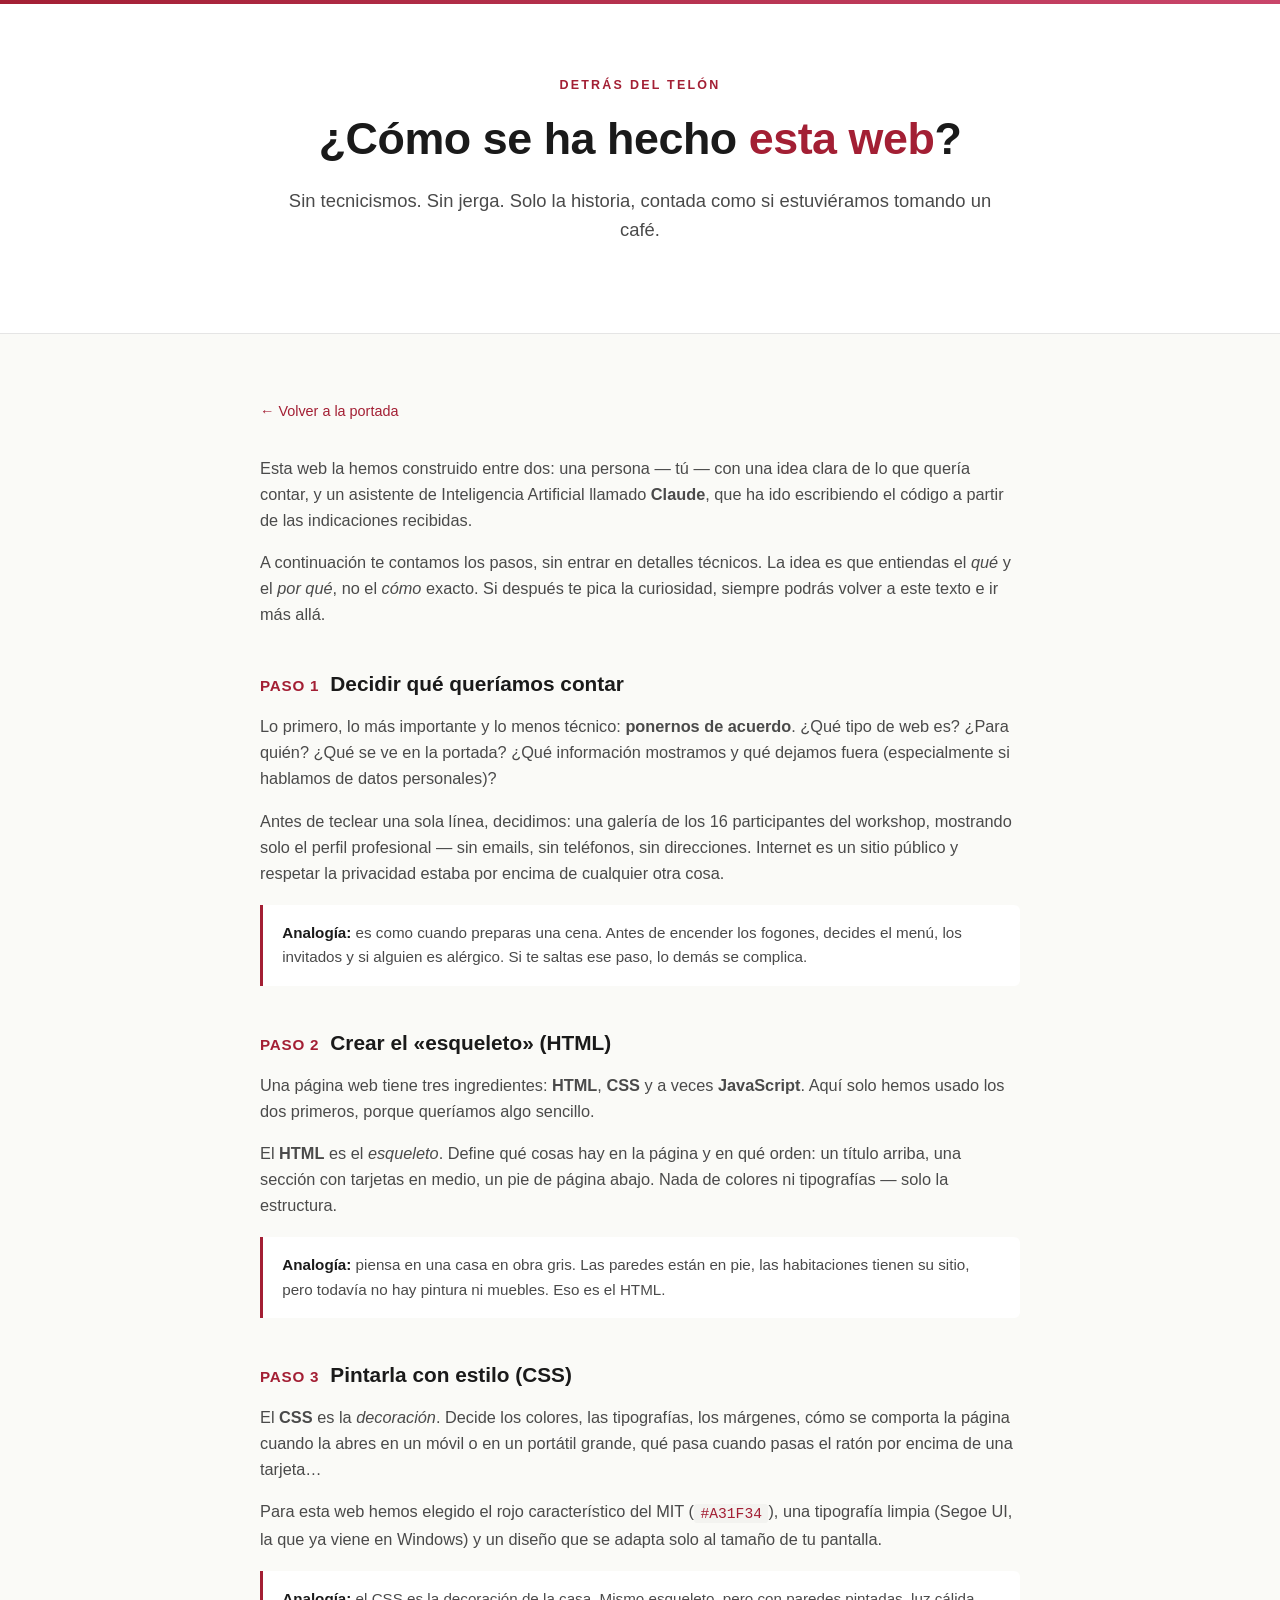
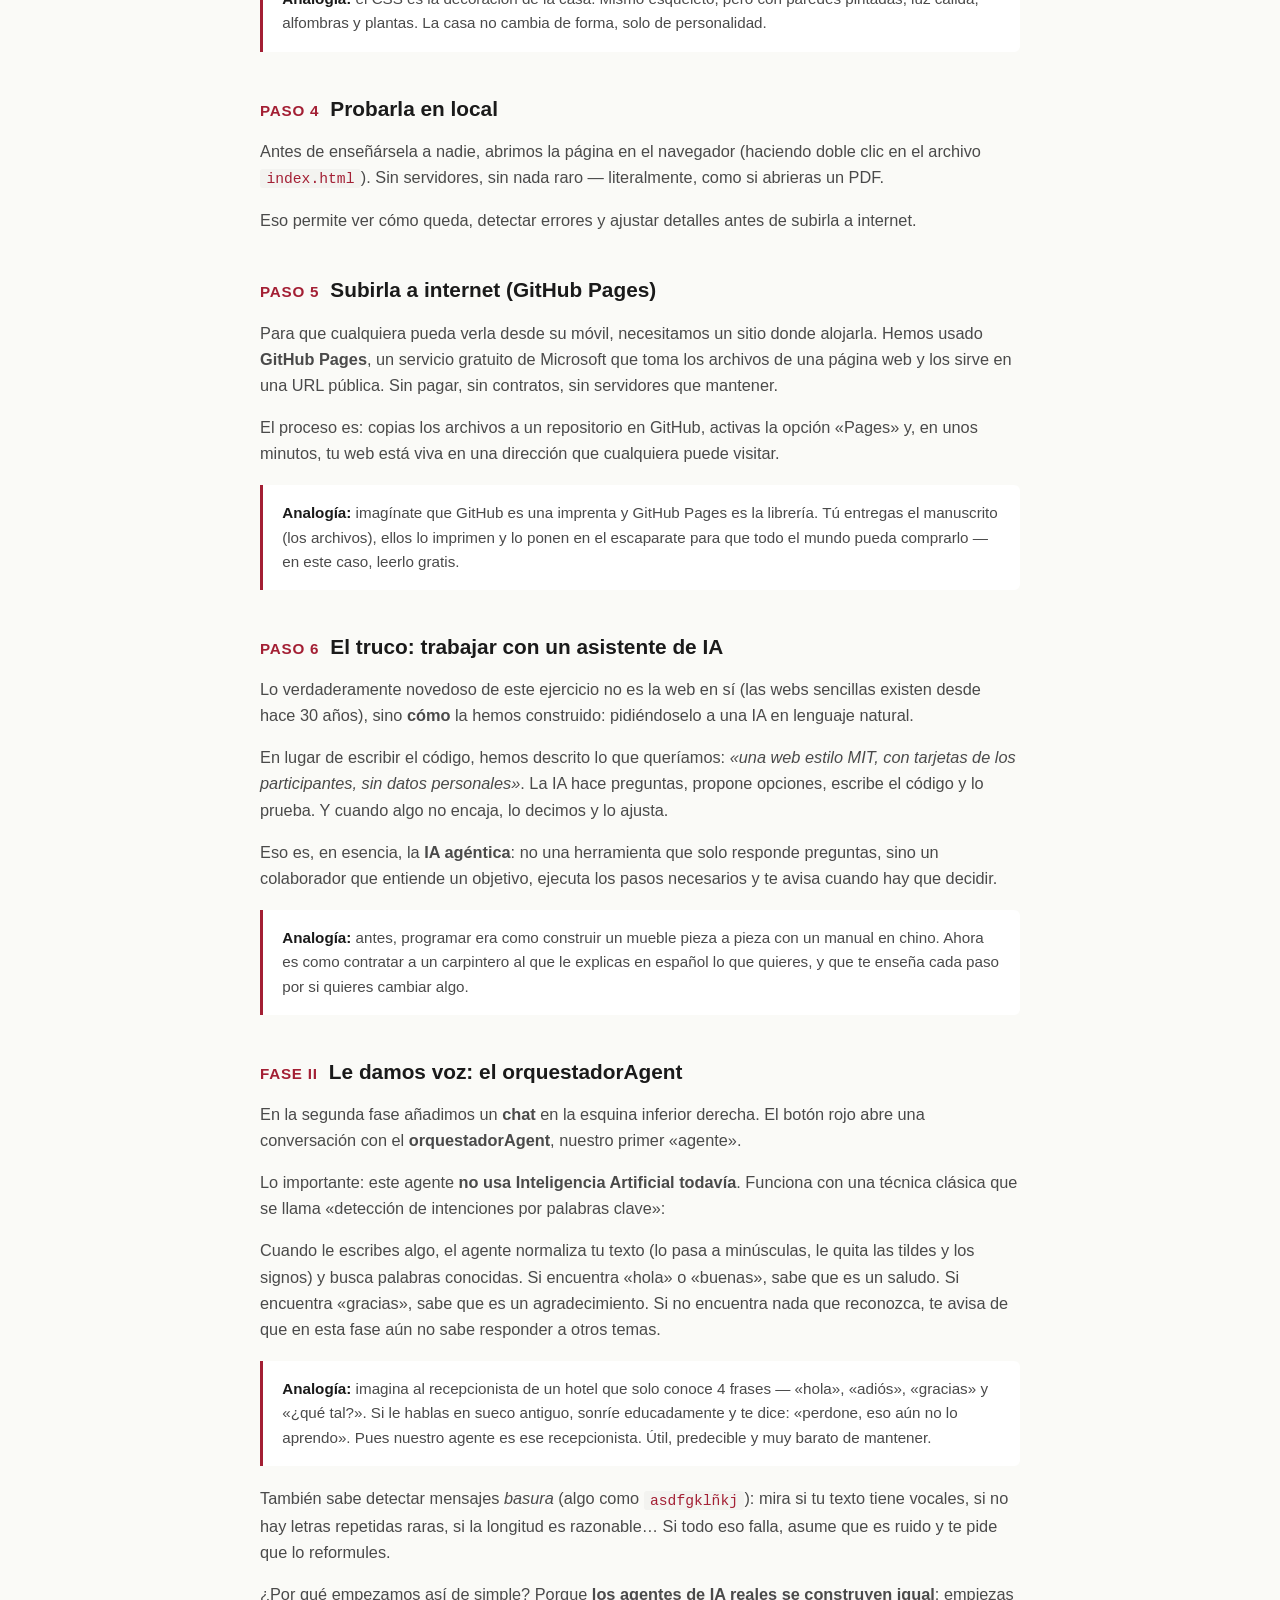
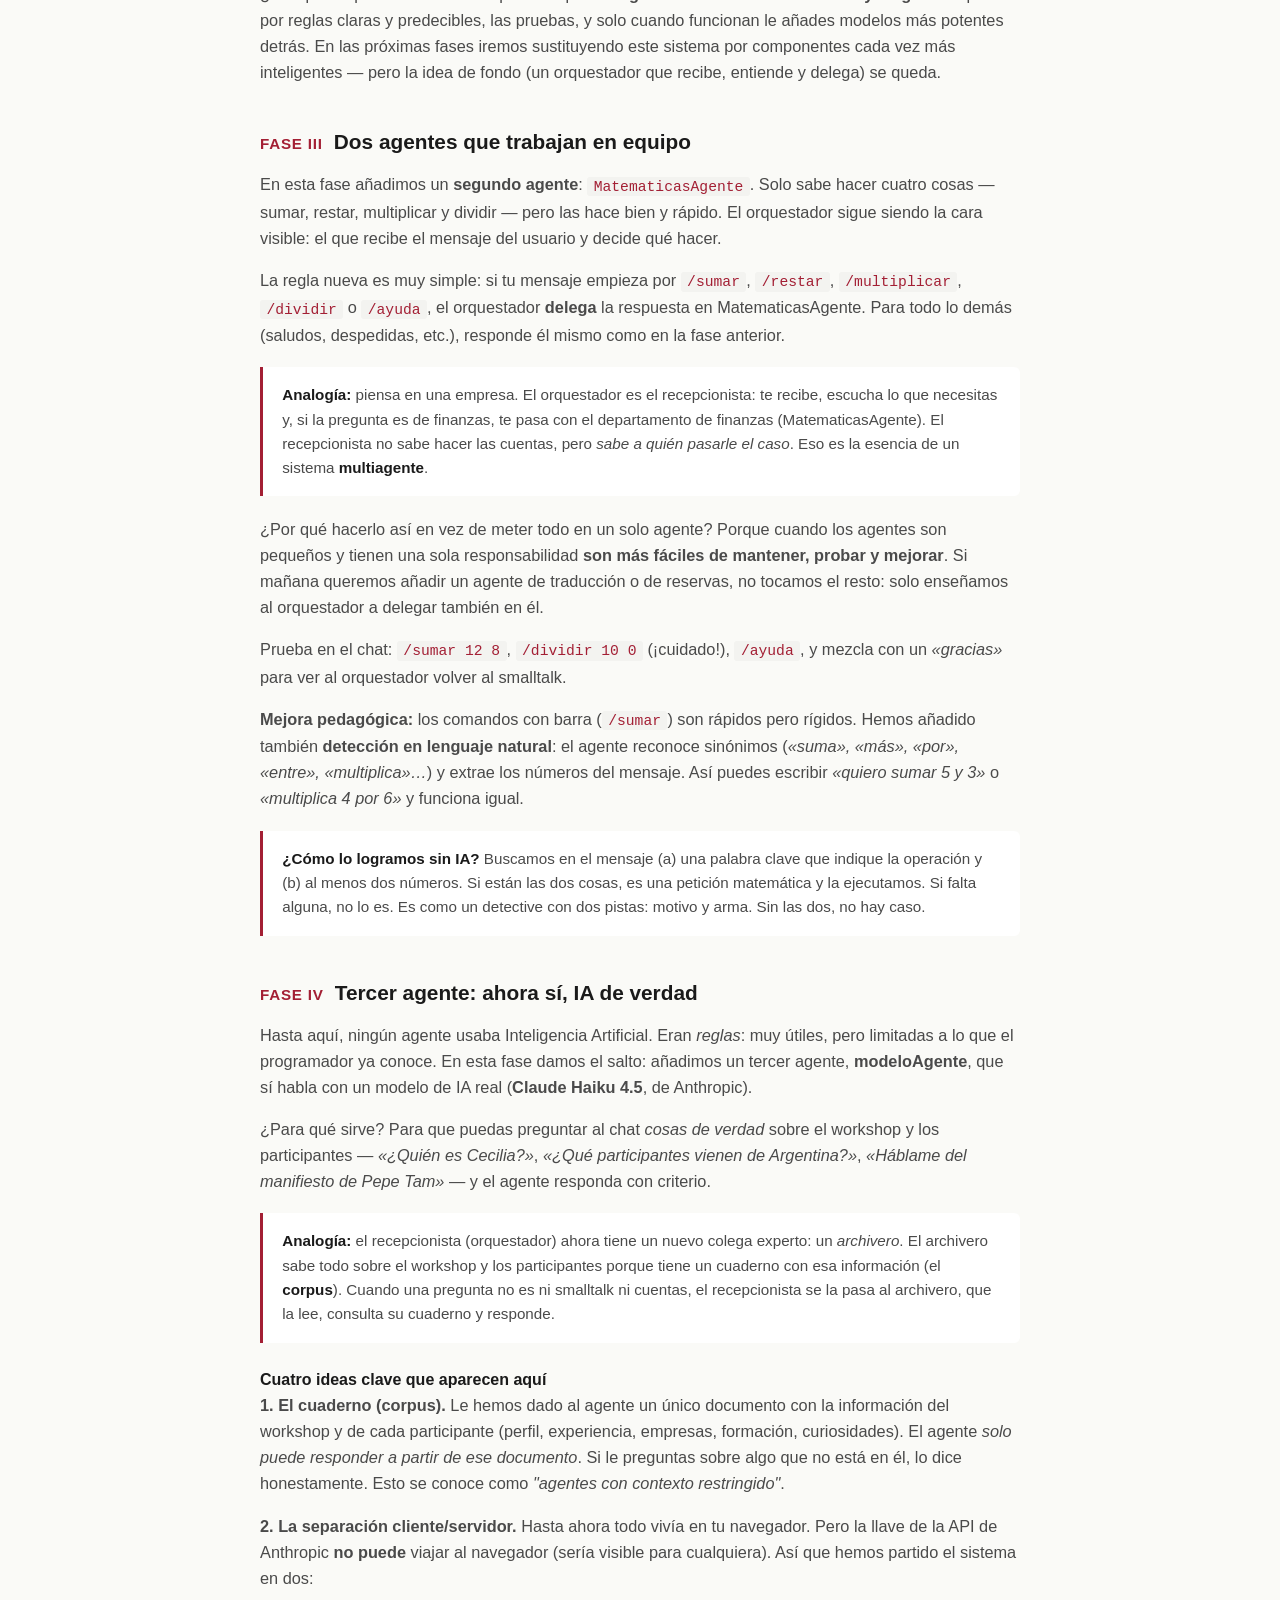
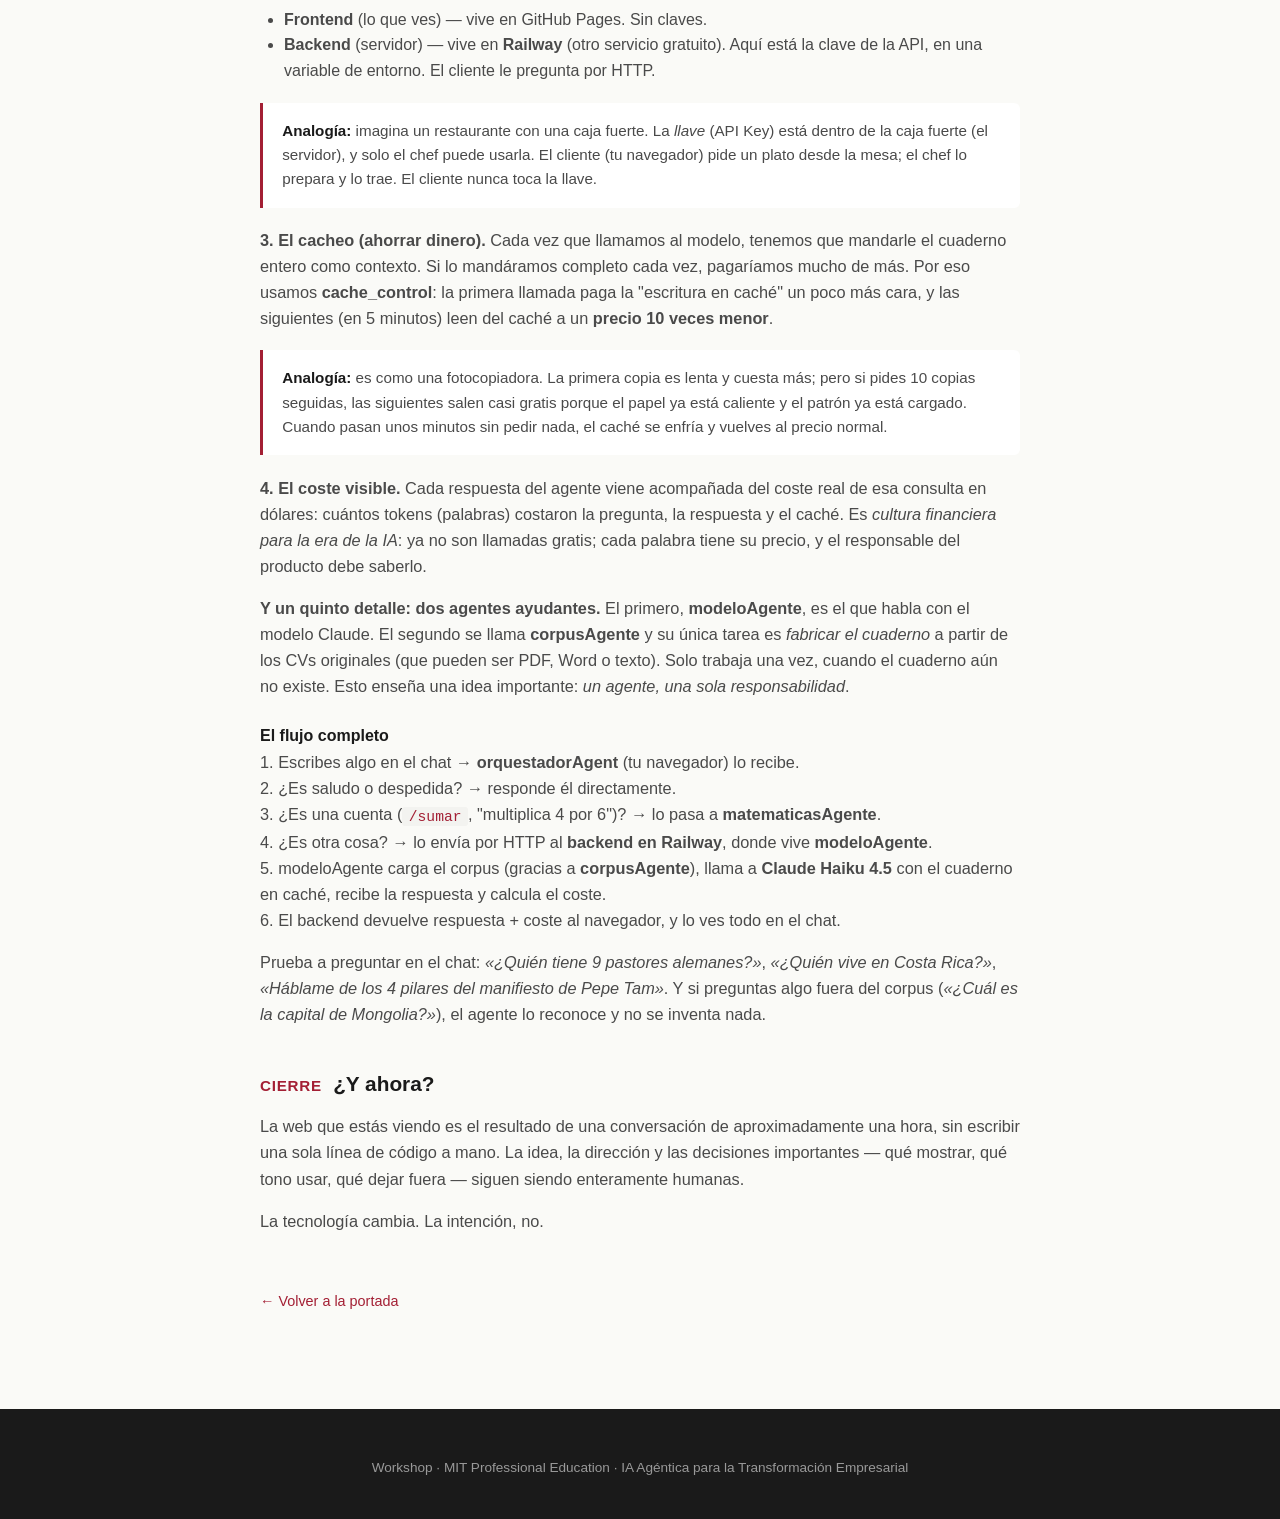
<file: explicacion.html>
<!DOCTYPE html>
<html lang="es">
<head>
  <meta charset="UTF-8">
  <meta name="viewport" content="width=device-width, initial-scale=1.0">
  <title>¿Cómo se ha hecho esta web? · Workshop MIT</title>
  <link rel="stylesheet" href="css/styles.css">
</head>
<body>
  <div class="top-bar"></div>

  <header class="hero">
    <div class="hero-inner">
      <p class="kicker">Detrás del telón</p>
      <h1>¿Cómo se ha hecho <span class="accent">esta web</span>?</h1>
      <p class="lead">
        Sin tecnicismos. Sin jerga. Solo la historia, contada como si estuviéramos tomando un café.
      </p>
    </div>
  </header>

  <main>
    <section class="section">
      <div class="prose">
        <a href="index.html" class="back-link">&larr; Volver a la portada</a>

        <p>
          Esta web la hemos construido entre dos: una persona &mdash; tú &mdash; con una idea clara
          de lo que quería contar, y un asistente de Inteligencia Artificial llamado <strong>Claude</strong>,
          que ha ido escribiendo el código a partir de las indicaciones recibidas.
        </p>

        <p>
          A continuación te contamos los pasos, sin entrar en detalles técnicos. La idea es que entiendas el
          <em>qué</em> y el <em>por qué</em>, no el <em>cómo</em> exacto. Si después te pica la curiosidad,
          siempre podrás volver a este texto e ir más allá.
        </p>

        <h3><span class="step-num">PASO 1</span> Decidir qué queríamos contar</h3>
        <p>
          Lo primero, lo más importante y lo menos técnico: <strong>ponernos de acuerdo</strong>.
          ¿Qué tipo de web es? ¿Para quién? ¿Qué se ve en la portada? ¿Qué información mostramos
          y qué dejamos fuera (especialmente si hablamos de datos personales)?
        </p>
        <p>
          Antes de teclear una sola línea, decidimos: una galería de los 16 participantes del workshop,
          mostrando solo el perfil profesional &mdash; sin emails, sin teléfonos, sin direcciones. Internet
          es un sitio público y respetar la privacidad estaba por encima de cualquier otra cosa.
        </p>

        <div class="analogy">
          <strong>Analogía:</strong> es como cuando preparas una cena. Antes de encender los fogones, decides
          el menú, los invitados y si alguien es alérgico. Si te saltas ese paso, lo demás se complica.
        </div>

        <h3><span class="step-num">PASO 2</span> Crear el «esqueleto» (HTML)</h3>
        <p>
          Una página web tiene tres ingredientes: <strong>HTML</strong>, <strong>CSS</strong> y a veces
          <strong>JavaScript</strong>. Aquí solo hemos usado los dos primeros, porque queríamos algo sencillo.
        </p>
        <p>
          El <strong>HTML</strong> es el <em>esqueleto</em>. Define qué cosas hay en la página y en qué orden:
          un título arriba, una sección con tarjetas en medio, un pie de página abajo. Nada de colores ni
          tipografías &mdash; solo la estructura.
        </p>

        <div class="analogy">
          <strong>Analogía:</strong> piensa en una casa en obra gris. Las paredes están en pie, las habitaciones
          tienen su sitio, pero todavía no hay pintura ni muebles. Eso es el HTML.
        </div>

        <h3><span class="step-num">PASO 3</span> Pintarla con estilo (CSS)</h3>
        <p>
          El <strong>CSS</strong> es la <em>decoración</em>. Decide los colores, las tipografías, los márgenes,
          cómo se comporta la página cuando la abres en un móvil o en un portátil grande, qué pasa cuando
          pasas el ratón por encima de una tarjeta&hellip;
        </p>
        <p>
          Para esta web hemos elegido el rojo característico del MIT (<code>#A31F34</code>), una tipografía
          limpia (Segoe UI, la que ya viene en Windows) y un diseño que se adapta solo al tamaño de tu pantalla.
        </p>

        <div class="analogy">
          <strong>Analogía:</strong> el CSS es la decoración de la casa. Mismo esqueleto, pero con paredes pintadas,
          luz cálida, alfombras y plantas. La casa no cambia de forma, solo de personalidad.
        </div>

        <h3><span class="step-num">PASO 4</span> Probarla en local</h3>
        <p>
          Antes de enseñársela a nadie, abrimos la página en el navegador (haciendo doble clic en el archivo
          <code>index.html</code>). Sin servidores, sin nada raro &mdash; literalmente, como si abrieras un PDF.
        </p>
        <p>
          Eso permite ver cómo queda, detectar errores y ajustar detalles antes de subirla a internet.
        </p>

        <h3><span class="step-num">PASO 5</span> Subirla a internet (GitHub Pages)</h3>
        <p>
          Para que cualquiera pueda verla desde su móvil, necesitamos un sitio donde alojarla.
          Hemos usado <strong>GitHub Pages</strong>, un servicio gratuito de Microsoft que toma los archivos
          de una página web y los sirve en una URL pública. Sin pagar, sin contratos, sin servidores que mantener.
        </p>
        <p>
          El proceso es: copias los archivos a un repositorio en GitHub, activas la opción «Pages» y, en
          unos minutos, tu web está viva en una dirección que cualquiera puede visitar.
        </p>

        <div class="analogy">
          <strong>Analogía:</strong> imagínate que GitHub es una imprenta y GitHub Pages es la librería. Tú entregas
          el manuscrito (los archivos), ellos lo imprimen y lo ponen en el escaparate para que todo el mundo
          pueda comprarlo &mdash; en este caso, leerlo gratis.
        </div>

        <h3><span class="step-num">PASO 6</span> El truco: trabajar con un asistente de IA</h3>
        <p>
          Lo verdaderamente novedoso de este ejercicio no es la web en sí (las webs sencillas existen desde
          hace 30 años), sino <strong>cómo</strong> la hemos construido: pidiéndoselo a una IA en lenguaje natural.
        </p>
        <p>
          En lugar de escribir el código, hemos descrito lo que queríamos: <em>«una web estilo MIT, con tarjetas
          de los participantes, sin datos personales»</em>. La IA hace preguntas, propone opciones, escribe el
          código y lo prueba. Y cuando algo no encaja, lo decimos y lo ajusta.
        </p>
        <p>
          Eso es, en esencia, la <strong>IA agéntica</strong>: no una herramienta que solo responde preguntas,
          sino un colaborador que entiende un objetivo, ejecuta los pasos necesarios y te avisa cuando hay que decidir.
        </p>

        <div class="analogy">
          <strong>Analogía:</strong> antes, programar era como construir un mueble pieza a pieza con un manual
          en chino. Ahora es como contratar a un carpintero al que le explicas en español lo que quieres,
          y que te enseña cada paso por si quieres cambiar algo.
        </div>

        <h3><span class="step-num">FASE II</span> Le damos voz: el orquestadorAgent</h3>
        <p>
          En la segunda fase añadimos un <strong>chat</strong> en la esquina inferior derecha. El botón
          rojo abre una conversación con el <strong>orquestadorAgent</strong>, nuestro primer «agente».
        </p>
        <p>
          Lo importante: este agente <strong>no usa Inteligencia Artificial todavía</strong>. Funciona con
          una técnica clásica que se llama «detección de intenciones por palabras clave»:
        </p>
        <p>
          Cuando le escribes algo, el agente normaliza tu texto (lo pasa a minúsculas, le quita las tildes
          y los signos) y busca palabras conocidas. Si encuentra «hola» o «buenas», sabe que es un saludo.
          Si encuentra «gracias», sabe que es un agradecimiento. Si no encuentra nada que reconozca, te avisa
          de que en esta fase aún no sabe responder a otros temas.
        </p>

        <div class="analogy">
          <strong>Analogía:</strong> imagina al recepcionista de un hotel que solo conoce 4 frases —
          «hola», «adiós», «gracias» y «¿qué tal?». Si le hablas en sueco antiguo, sonríe educadamente
          y te dice: «perdone, eso aún no lo aprendo». Pues nuestro agente es ese recepcionista. Útil,
          predecible y muy barato de mantener.
        </div>

        <p>
          También sabe detectar mensajes <em>basura</em> (algo como <code>asdfgklñkj</code>): mira si tu texto
          tiene vocales, si no hay letras repetidas raras, si la longitud es razonable&hellip; Si todo eso falla,
          asume que es ruido y te pide que lo reformules.
        </p>

        <p>
          ¿Por qué empezamos así de simple? Porque <strong>los agentes de IA reales se construyen igual</strong>:
          empiezas por reglas claras y predecibles, las pruebas, y solo cuando funcionan le añades modelos más
          potentes detrás. En las próximas fases iremos sustituyendo este sistema por componentes cada vez más
          inteligentes &mdash; pero la idea de fondo (un orquestador que recibe, entiende y delega) se queda.
        </p>

        <h3><span class="step-num">FASE III</span> Dos agentes que trabajan en equipo</h3>
        <p>
          En esta fase añadimos un <strong>segundo agente</strong>: <code>MatematicasAgente</code>. Solo sabe
          hacer cuatro cosas — sumar, restar, multiplicar y dividir — pero las hace bien y rápido.
          El orquestador sigue siendo la cara visible: el que recibe el mensaje del usuario y decide qué hacer.
        </p>
        <p>
          La regla nueva es muy simple: si tu mensaje empieza por <code>/sumar</code>, <code>/restar</code>,
          <code>/multiplicar</code>, <code>/dividir</code> o <code>/ayuda</code>, el orquestador <strong>delega</strong>
          la respuesta en MatematicasAgente. Para todo lo demás (saludos, despedidas, etc.), responde él mismo
          como en la fase anterior.
        </p>

        <div class="analogy">
          <strong>Analogía:</strong> piensa en una empresa. El orquestador es el recepcionista: te recibe,
          escucha lo que necesitas y, si la pregunta es de finanzas, te pasa con el departamento de finanzas
          (MatematicasAgente). El recepcionista no sabe hacer las cuentas, pero <em>sabe a quién pasarle el caso</em>.
          Eso es la esencia de un sistema <strong>multiagente</strong>.
        </div>

        <p>
          ¿Por qué hacerlo así en vez de meter todo en un solo agente? Porque cuando los agentes son pequeños y
          tienen una sola responsabilidad <strong>son más fáciles de mantener, probar y mejorar</strong>. Si mañana
          queremos añadir un agente de traducción o de reservas, no tocamos el resto: solo enseñamos al orquestador
          a delegar también en él.
        </p>

        <p>
          Prueba en el chat: <code>/sumar 12 8</code>, <code>/dividir 10 0</code> (¡cuidado!), <code>/ayuda</code>,
          y mezcla con un <em>«gracias»</em> para ver al orquestador volver al smalltalk.
        </p>

        <p>
          <strong>Mejora pedagógica:</strong> los comandos con barra (<code>/sumar</code>) son rápidos pero rígidos.
          Hemos añadido también <strong>detección en lenguaje natural</strong>: el agente reconoce sinónimos
          (<em>«suma», «más», «por», «entre», «multiplica»&hellip;</em>) y extrae los números del mensaje.
          Así puedes escribir <em>«quiero sumar 5 y 3»</em> o <em>«multiplica 4 por 6»</em> y funciona igual.
        </p>

        <div class="analogy">
          <strong>¿Cómo lo logramos sin IA?</strong> Buscamos en el mensaje (a) una palabra clave que indique
          la operación y (b) al menos dos números. Si están las dos cosas, es una petición matemática y la
          ejecutamos. Si falta alguna, no lo es. Es como un detective con dos pistas: motivo y arma. Sin las dos,
          no hay caso.
        </div>

        <h3><span class="step-num">FASE IV</span> Tercer agente: ahora sí, IA de verdad</h3>
        <p>
          Hasta aquí, ningún agente usaba Inteligencia Artificial. Eran <em>reglas</em>: muy útiles,
          pero limitadas a lo que el programador ya conoce. En esta fase damos el salto: añadimos un
          tercer agente, <strong>modeloAgente</strong>, que sí habla con un modelo de IA real
          (<strong>Claude Haiku 4.5</strong>, de Anthropic).
        </p>
        <p>
          ¿Para qué sirve? Para que puedas preguntar al chat <em>cosas de verdad</em> sobre el workshop
          y los participantes — <em>«¿Quién es Cecilia?»</em>, <em>«¿Qué participantes vienen de Argentina?»</em>,
          <em>«Háblame del manifiesto de Pepe Tam»</em> — y el agente responda con criterio.
        </p>

        <div class="analogy">
          <strong>Analogía:</strong> el recepcionista (orquestador) ahora tiene un nuevo colega
          experto: un <em>archivero</em>. El archivero sabe todo sobre el workshop y los participantes porque
          tiene un cuaderno con esa información (el <strong>corpus</strong>). Cuando una pregunta no es ni
          smalltalk ni cuentas, el recepcionista se la pasa al archivero, que la lee, consulta su cuaderno y responde.
        </div>

        <h4 style="margin-top:1.5rem; color: var(--ink);">Cuatro ideas clave que aparecen aquí</h4>

        <p>
          <strong>1. El cuaderno (corpus).</strong> Le hemos dado al agente un único documento con la
          información del workshop y de cada participante (perfil, experiencia, empresas, formación, curiosidades).
          El agente <em>solo puede responder a partir de ese documento</em>. Si le preguntas sobre algo que no
          está en él, lo dice honestamente. Esto se conoce como <em>"agentes con contexto restringido"</em>.
        </p>

        <p>
          <strong>2. La separación cliente/servidor.</strong> Hasta ahora todo vivía en tu navegador.
          Pero la llave de la API de Anthropic <strong>no puede</strong> viajar al navegador (sería visible para cualquiera).
          Así que hemos partido el sistema en dos:
        </p>
        <ul style="margin-left:1.5rem; color: var(--ink-soft);">
          <li><strong>Frontend</strong> (lo que ves) — vive en GitHub Pages. Sin claves.</li>
          <li><strong>Backend</strong> (servidor) — vive en <strong>Railway</strong> (otro servicio gratuito).
              Aquí está la clave de la API, en una variable de entorno. El cliente le pregunta por HTTP.</li>
        </ul>

        <div class="analogy">
          <strong>Analogía:</strong> imagina un restaurante con una caja fuerte. La <em>llave</em> (API Key) está
          dentro de la caja fuerte (el servidor), y solo el chef puede usarla. El cliente (tu navegador) pide
          un plato desde la mesa; el chef lo prepara y lo trae. El cliente nunca toca la llave.
        </div>

        <p>
          <strong>3. El cacheo (ahorrar dinero).</strong> Cada vez que llamamos al modelo, tenemos que mandarle
          el cuaderno entero como contexto. Si lo mandáramos completo cada vez, pagaríamos mucho de más. Por eso usamos
          <strong>cache_control</strong>: la primera llamada paga la "escritura en caché" un poco más cara,
          y las siguientes (en 5 minutos) leen del caché a un <strong>precio 10 veces menor</strong>.
        </p>

        <div class="analogy">
          <strong>Analogía:</strong> es como una fotocopiadora. La primera copia es lenta y cuesta más;
          pero si pides 10 copias seguidas, las siguientes salen casi gratis porque el papel ya está caliente
          y el patrón ya está cargado. Cuando pasan unos minutos sin pedir nada, el caché se enfría y vuelves al precio normal.
        </div>

        <p>
          <strong>4. El coste visible.</strong> Cada respuesta del agente viene acompañada del coste real
          de esa consulta en dólares: cuántos tokens (palabras) costaron la pregunta, la respuesta y el caché.
          Es <em>cultura financiera para la era de la IA</em>: ya no son llamadas gratis; cada palabra tiene su precio,
          y el responsable del producto debe saberlo.
        </p>

        <p>
          <strong>Y un quinto detalle: dos agentes ayudantes.</strong>
          El primero, <strong>modeloAgente</strong>, es el que habla con el modelo Claude.
          El segundo se llama <strong>corpusAgente</strong> y su única tarea es <em>fabricar el cuaderno</em>
          a partir de los CVs originales (que pueden ser PDF, Word o texto). Solo trabaja una vez, cuando el cuaderno
          aún no existe. Esto enseña una idea importante: <em>un agente, una sola responsabilidad</em>.
        </p>

        <h4 style="margin-top:1.5rem; color: var(--ink);">El flujo completo</h4>
        <p style="color: var(--ink-soft);">
          1. Escribes algo en el chat → <strong>orquestadorAgent</strong> (tu navegador) lo recibe.<br>
          2. ¿Es saludo o despedida? &rarr; responde él directamente.<br>
          3. ¿Es una cuenta (<code>/sumar</code>, "multiplica 4 por 6")? &rarr; lo pasa a <strong>matematicasAgente</strong>.<br>
          4. ¿Es otra cosa? &rarr; lo envía por HTTP al <strong>backend en Railway</strong>, donde vive <strong>modeloAgente</strong>.<br>
          5. modeloAgente carga el corpus (gracias a <strong>corpusAgente</strong>), llama a <strong>Claude Haiku 4.5</strong>
          con el cuaderno en caché, recibe la respuesta y calcula el coste.<br>
          6. El backend devuelve respuesta + coste al navegador, y lo ves todo en el chat.
        </p>

        <p>
          Prueba a preguntar en el chat: <em>«¿Quién tiene 9 pastores alemanes?»</em>, <em>«¿Quién vive en Costa Rica?»</em>,
          <em>«Háblame de los 4 pilares del manifiesto de Pepe Tam»</em>. Y si preguntas algo fuera del corpus
          (<em>«¿Cuál es la capital de Mongolia?»</em>), el agente lo reconoce y no se inventa nada.
        </p>

        <h3><span class="step-num">CIERRE</span> ¿Y ahora?</h3>
        <p>
          La web que estás viendo es el resultado de una conversación de aproximadamente una hora, sin escribir
          una sola línea de código a mano. La idea, la dirección y las decisiones importantes &mdash; qué mostrar,
          qué tono usar, qué dejar fuera &mdash; siguen siendo enteramente humanas.
        </p>
        <p>
          La tecnología cambia. La intención, no.
        </p>

        <a href="index.html" class="back-link" style="margin-top: 2.5rem;">&larr; Volver a la portada</a>
      </div>
    </section>
  </main>

  <footer>
    <div class="footer-inner">
      <p class="footer-meta">
        Workshop · MIT Professional Education · IA Agéntica para la Transformación Empresarial
      </p>
    </div>
  </footer>
</body>
</html>
</file>
<file: css/styles.css>
:root {
  --mit-red: #A31F34;
  --mit-red-soft: #C9456A;
  --ink: #1a1a1a;
  --ink-soft: #4a4a4a;
  --ink-muted: #6b6b6b;
  --paper: #ffffff;
  --paper-warm: #fafaf7;
  --line: #e5e5e5;
  --line-soft: #f0f0f0;
  --shadow: 0 1px 3px rgba(0, 0, 0, 0.04);
  --shadow-hover: 0 8px 24px rgba(163, 31, 52, 0.10);
}

* { box-sizing: border-box; margin: 0; padding: 0; }

html { scroll-behavior: smooth; }

body {
  font-family: 'Segoe UI', Tahoma, Geneva, Verdana, sans-serif;
  color: var(--ink);
  background: var(--paper-warm);
  line-height: 1.6;
  -webkit-font-smoothing: antialiased;
}

.top-bar {
  height: 4px;
  background: linear-gradient(90deg, var(--mit-red) 0%, var(--mit-red-soft) 100%);
}

/* ---------- HERO ---------- */
.hero {
  background: var(--paper);
  border-bottom: 1px solid var(--line);
  padding: 4.5rem 1.5rem 3.5rem;
}

.hero-inner {
  max-width: 960px;
  margin: 0 auto;
  text-align: center;
}

.kicker {
  font-size: 0.78rem;
  letter-spacing: 0.18em;
  text-transform: uppercase;
  color: var(--mit-red);
  font-weight: 600;
  margin-bottom: 1rem;
}

.phase-badge {
  display: inline-flex;
  align-items: center;
  gap: 0.6rem;
  padding: 0.7rem 1.35rem;
  border: none;
  background: linear-gradient(135deg, var(--mit-red) 0%, var(--mit-red-soft) 100%);
  color: #fff;
  border-radius: 999px;
  font-size: 1rem;
  font-weight: 500;
  letter-spacing: 0.01em;
  margin-bottom: 1.75rem;
  box-shadow: 0 6px 20px rgba(163, 31, 52, 0.32);
  animation: phaseShine 4s ease-in-out infinite;
}

.phase-badge strong {
  color: #fff;
  font-weight: 700;
  letter-spacing: 0.03em;
}

.phase-version {
  display: inline-block;
  background: rgba(255, 255, 255, 0.22);
  border: 1px solid rgba(255, 255, 255, 0.38);
  color: #fff;
  font-weight: 700;
  font-size: 0.78rem;
  letter-spacing: 0.05em;
  padding: 0.18rem 0.55rem;
  border-radius: 6px;
  margin: 0 0.2rem;
  text-transform: uppercase;
}

.phase-badge-dot {
  width: 10px;
  height: 10px;
  border-radius: 50%;
  background: #fff;
  box-shadow: 0 0 0 0 rgba(255, 255, 255, 0.65);
  animation: phasePulse 1.6s ease-out infinite;
}

@keyframes phasePulse {
  0%   { box-shadow: 0 0 0 0    rgba(255, 255, 255, 0.65); }
  70%  { box-shadow: 0 0 0 11px rgba(255, 255, 255, 0); }
  100% { box-shadow: 0 0 0 0    rgba(255, 255, 255, 0); }
}

@keyframes phaseShine {
  0%, 100% { box-shadow: 0 6px 20px rgba(163, 31, 52, 0.32); }
  50%      { box-shadow: 0 8px 28px rgba(163, 31, 52, 0.48); }
}

.hero h1 {
  font-size: clamp(1.8rem, 4.5vw, 2.8rem);
  font-weight: 600;
  line-height: 1.2;
  letter-spacing: -0.01em;
  margin-bottom: 1.25rem;
  color: var(--ink);
}

.hero h1 .accent { color: var(--mit-red); }

.hero .lead {
  font-size: clamp(1rem, 2vw, 1.15rem);
  color: var(--ink-soft);
  max-width: 720px;
  margin: 0 auto 2rem;
}

.hero .signature {
  font-size: 0.95rem;
  color: var(--ink-muted);
  font-style: italic;
  border-top: 1px solid var(--line);
  padding-top: 1.5rem;
  max-width: 720px;
  margin: 0 auto;
}

.hero .signature strong { color: var(--ink); font-style: normal; }

/* ---------- PARTICIPANTS ---------- */
.section {
  max-width: 1200px;
  margin: 0 auto;
  padding: 4rem 1.5rem;
}

.section-head {
  text-align: center;
  margin-bottom: 3rem;
}

.section-head h2 {
  font-size: clamp(1.4rem, 3vw, 1.8rem);
  font-weight: 600;
  color: var(--ink);
  display: inline-block;
  position: relative;
  padding-bottom: 0.5rem;
}

.section-head h2::after {
  content: '';
  position: absolute;
  bottom: 0;
  left: 50%;
  transform: translateX(-50%);
  width: 48px;
  height: 3px;
  background: var(--mit-red);
}

.section-head p {
  margin-top: 1rem;
  color: var(--ink-muted);
  font-size: 0.98rem;
}

.grid {
  display: grid;
  grid-template-columns: repeat(auto-fill, minmax(260px, 1fr));
  gap: 1.25rem;
}

.card {
  background: var(--paper);
  border: 1px solid var(--line);
  border-radius: 6px;
  padding: 1.6rem 1.4rem;
  box-shadow: var(--shadow);
  transition: transform 0.18s ease, box-shadow 0.18s ease, border-color 0.18s ease;
  display: flex;
  flex-direction: column;
  position: relative;
}

.card:hover {
  transform: translateY(-3px);
  border-color: var(--mit-red);
  box-shadow: var(--shadow-hover);
}

.card .avatar {
  width: 64px;
  height: 64px;
  border-radius: 50%;
  background: linear-gradient(135deg, #f5e6ea 0%, #efd4d9 100%);
  color: var(--mit-red);
  display: flex;
  align-items: center;
  justify-content: center;
  font-size: 1.55rem;
  font-weight: 600;
  margin-bottom: 1rem;
  overflow: hidden;
  flex-shrink: 0;
  border: 2px solid #fff;
  box-shadow: 0 0 0 1px var(--line);
}

.card .avatar img {
  width: 100%;
  height: 100%;
  object-fit: cover;
  display: block;
}

.card .name {
  font-size: 1.12rem;
  font-weight: 600;
  color: var(--ink);
  letter-spacing: -0.01em;
  margin-bottom: 0.35rem;
}

.card .role {
  font-size: 0.82rem;
  color: var(--mit-red);
  font-weight: 600;
  letter-spacing: 0.02em;
  text-transform: uppercase;
  margin-bottom: 0.9rem;
  line-height: 1.4;
}

.card .bio {
  font-size: 0.93rem;
  color: var(--ink-soft);
  line-height: 1.55;
  flex: 1;
  margin-bottom: 1rem;
}

.card .linkedin {
  align-self: flex-start;
  display: inline-flex;
  align-items: center;
  gap: 0.4rem;
  color: var(--ink-muted);
  text-decoration: none;
  font-size: 0.78rem;
  font-weight: 500;
  padding: 0.35rem 0.7rem;
  border: 1px solid var(--line);
  border-radius: 4px;
  transition: color 0.15s ease, border-color 0.15s ease, background 0.15s ease;
}

.card .linkedin:hover {
  color: #fff;
  background: #0a66c2;
  border-color: #0a66c2;
}

.card .linkedin svg {
  width: 14px;
  height: 14px;
  fill: currentColor;
}

/* ---------- FOOTER ---------- */
footer {
  background: var(--ink);
  color: #d4d4d4;
  padding: 2.5rem 1.5rem;
  text-align: center;
}

footer .footer-inner {
  max-width: 960px;
  margin: 0 auto;
}

footer .footer-link {
  display: inline-block;
  color: #fff;
  text-decoration: none;
  font-weight: 500;
  border-bottom: 2px solid var(--mit-red);
  padding-bottom: 2px;
  margin-bottom: 1rem;
  transition: color 0.15s ease;
}

footer .footer-link:hover { color: var(--mit-red-soft); }

footer .footer-meta {
  font-size: 0.85rem;
  color: #999;
  margin-top: 0.5rem;
}

/* ---------- EXPLICACIÓN ---------- */
.back-link {
  display: inline-flex;
  align-items: center;
  gap: 0.4rem;
  color: var(--mit-red);
  text-decoration: none;
  font-size: 0.9rem;
  font-weight: 500;
  margin-bottom: 2rem;
}

.back-link:hover { text-decoration: underline; }

.prose {
  max-width: 760px;
  margin: 0 auto;
}

.prose h3 {
  font-size: 1.3rem;
  font-weight: 600;
  margin-top: 2.5rem;
  margin-bottom: 0.8rem;
  color: var(--ink);
  display: flex;
  align-items: baseline;
  gap: 0.7rem;
}

.prose h3 .step-num {
  color: var(--mit-red);
  font-size: 0.95rem;
  font-weight: 700;
  letter-spacing: 0.05em;
}

.prose p {
  margin-bottom: 1rem;
  color: var(--ink-soft);
  font-size: 1.02rem;
}

.prose .analogy {
  background: var(--paper);
  border-left: 3px solid var(--mit-red);
  padding: 1rem 1.2rem;
  border-radius: 0 6px 6px 0;
  margin: 1.2rem 0;
  font-size: 0.95rem;
  color: var(--ink-soft);
}

.prose .analogy strong { color: var(--ink); }

.prose code {
  background: #f3f3f0;
  padding: 0.1rem 0.4rem;
  border-radius: 3px;
  font-size: 0.9em;
  font-family: 'Consolas', 'Courier New', monospace;
  color: var(--mit-red);
}

/* ---------- CHAT WIDGET ---------- */
.chat-toggle {
  position: fixed;
  bottom: 1.5rem;
  right: 1.5rem;
  width: 60px;
  height: 60px;
  border-radius: 50%;
  background: var(--mit-red);
  color: #fff;
  border: none;
  box-shadow: 0 6px 18px rgba(163, 31, 52, 0.35);
  cursor: pointer;
  display: flex;
  align-items: center;
  justify-content: center;
  transition: transform 0.18s ease, box-shadow 0.18s ease;
  z-index: 999;
}

.chat-toggle:hover {
  transform: translateY(-2px) scale(1.04);
  box-shadow: 0 10px 24px rgba(163, 31, 52, 0.45);
}

.chat-toggle svg {
  width: 26px;
  height: 26px;
  fill: currentColor;
}

.chat-window {
  position: fixed;
  bottom: 6rem;
  right: 1.5rem;
  width: 360px;
  max-width: calc(100vw - 2rem);
  height: 520px;
  max-height: calc(100vh - 8rem);
  background: var(--paper);
  border: 1px solid var(--line);
  border-radius: 12px;
  box-shadow: 0 16px 40px rgba(0, 0, 0, 0.18);
  display: flex;
  flex-direction: column;
  overflow: hidden;
  z-index: 998;
  animation: chatPop 0.18s ease-out;
}

@keyframes chatPop {
  from { opacity: 0; transform: translateY(12px) scale(0.98); }
  to   { opacity: 1; transform: translateY(0) scale(1); }
}

.chat-window[hidden] { display: none; }

.chat-header {
  background: linear-gradient(135deg, var(--mit-red) 0%, var(--mit-red-soft) 100%);
  color: #fff;
  padding: 0.9rem 1.1rem;
  display: flex;
  align-items: center;
  justify-content: space-between;
  flex-shrink: 0;
}

.chat-header .chat-title {
  font-weight: 600;
  font-size: 0.98rem;
  display: flex;
  align-items: center;
  gap: 0.55rem;
}

.chat-header .chat-title::before {
  content: '';
  width: 8px;
  height: 8px;
  border-radius: 50%;
  background: #6dde6d;
  box-shadow: 0 0 0 2px rgba(255, 255, 255, 0.25);
}

.chat-close {
  background: transparent;
  border: none;
  color: #fff;
  font-size: 1.5rem;
  line-height: 1;
  cursor: pointer;
  padding: 0 0.3rem;
  opacity: 0.85;
  transition: opacity 0.15s ease;
}

.chat-close:hover { opacity: 1; }

.chat-body {
  flex: 1;
  overflow-y: auto;
  padding: 1rem;
  background: var(--paper-warm);
  display: flex;
  flex-direction: column;
  gap: 0.6rem;
  scroll-behavior: smooth;
}

.chat-bubble {
  max-width: 85%;
  padding: 0.65rem 0.9rem;
  border-radius: 14px;
  font-size: 0.92rem;
  line-height: 1.45;
  word-wrap: break-word;
  animation: bubbleIn 0.2s ease-out;
}

@keyframes bubbleIn {
  from { opacity: 0; transform: translateY(4px); }
  to   { opacity: 1; transform: translateY(0); }
}

.chat-bubble-agente {
  align-self: flex-start;
  background: #fff;
  border: 1px solid var(--line);
  color: var(--ink);
  border-bottom-left-radius: 4px;
}

.chat-bubble-usuario {
  align-self: flex-end;
  background: var(--mit-red);
  color: #fff;
  border-bottom-right-radius: 4px;
}

.chat-bubble-typing {
  display: inline-flex;
  gap: 4px;
  padding: 0.85rem 1rem;
}
.chat-bubble-typing span {
  width: 6px; height: 6px; border-radius: 50%;
  background: #aaa;
  animation: typingDot 1.2s infinite ease-in-out;
}
.chat-bubble-typing span:nth-child(2) { animation-delay: 0.15s; }
.chat-bubble-typing span:nth-child(3) { animation-delay: 0.3s; }
@keyframes typingDot {
  0%, 60%, 100% { transform: translateY(0); opacity: 0.4; }
  30%           { transform: translateY(-4px); opacity: 1; }
}

.chat-coste {
  margin-top: 0.5rem;
  padding-top: 0.4rem;
  border-top: 1px dashed var(--line);
  font-size: 0.74rem;
  color: var(--ink-muted);
  font-family: 'Consolas', 'Courier New', monospace;
}

.chat-form {
  display: flex;
  gap: 0.5rem;
  padding: 0.7rem;
  border-top: 1px solid var(--line);
  background: var(--paper);
  flex-shrink: 0;
}

.chat-form input[type="text"] {
  flex: 1;
  padding: 0.65rem 0.85rem;
  border: 1px solid var(--line);
  border-radius: 8px;
  font-family: inherit;
  font-size: 0.92rem;
  outline: none;
  transition: border-color 0.15s ease;
}

.chat-form input[type="text"]:focus {
  border-color: var(--mit-red);
}

.chat-form button {
  background: var(--mit-red);
  color: #fff;
  border: none;
  padding: 0 1rem;
  border-radius: 8px;
  font-family: inherit;
  font-size: 0.9rem;
  font-weight: 500;
  cursor: pointer;
  transition: background 0.15s ease;
}

.chat-form button:hover { background: #8a1a2c; }

/* ---------- RESPONSIVE ---------- */
@media (max-width: 600px) {
  .hero { padding: 3rem 1.25rem 2.5rem; }
  .section { padding: 3rem 1.25rem; }
  .grid { grid-template-columns: 1fr; }
  .card { padding: 1.4rem 1.2rem; }

  .chat-window {
    bottom: 5.5rem;
    right: 1rem;
    left: 1rem;
    width: auto;
    height: calc(100vh - 7rem);
  }
  .chat-toggle {
    bottom: 1rem;
    right: 1rem;
  }
}
</file>
